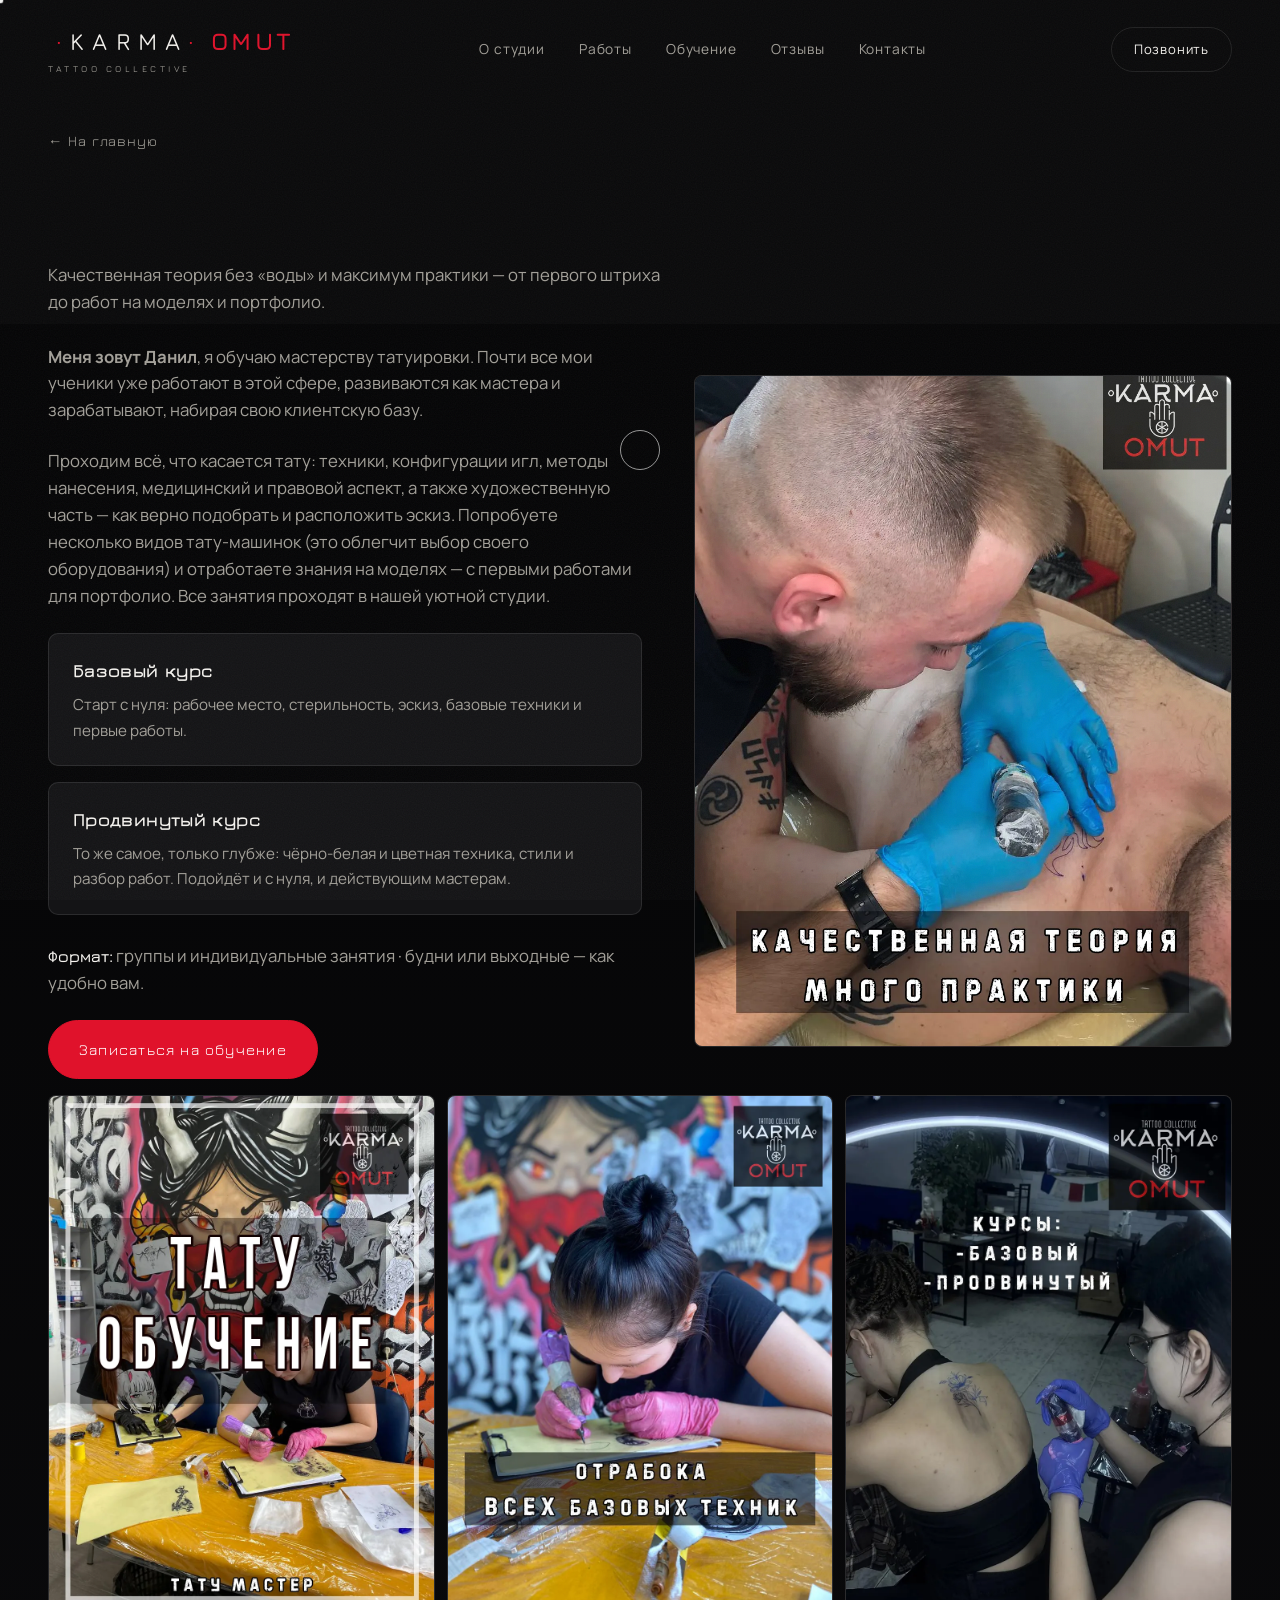
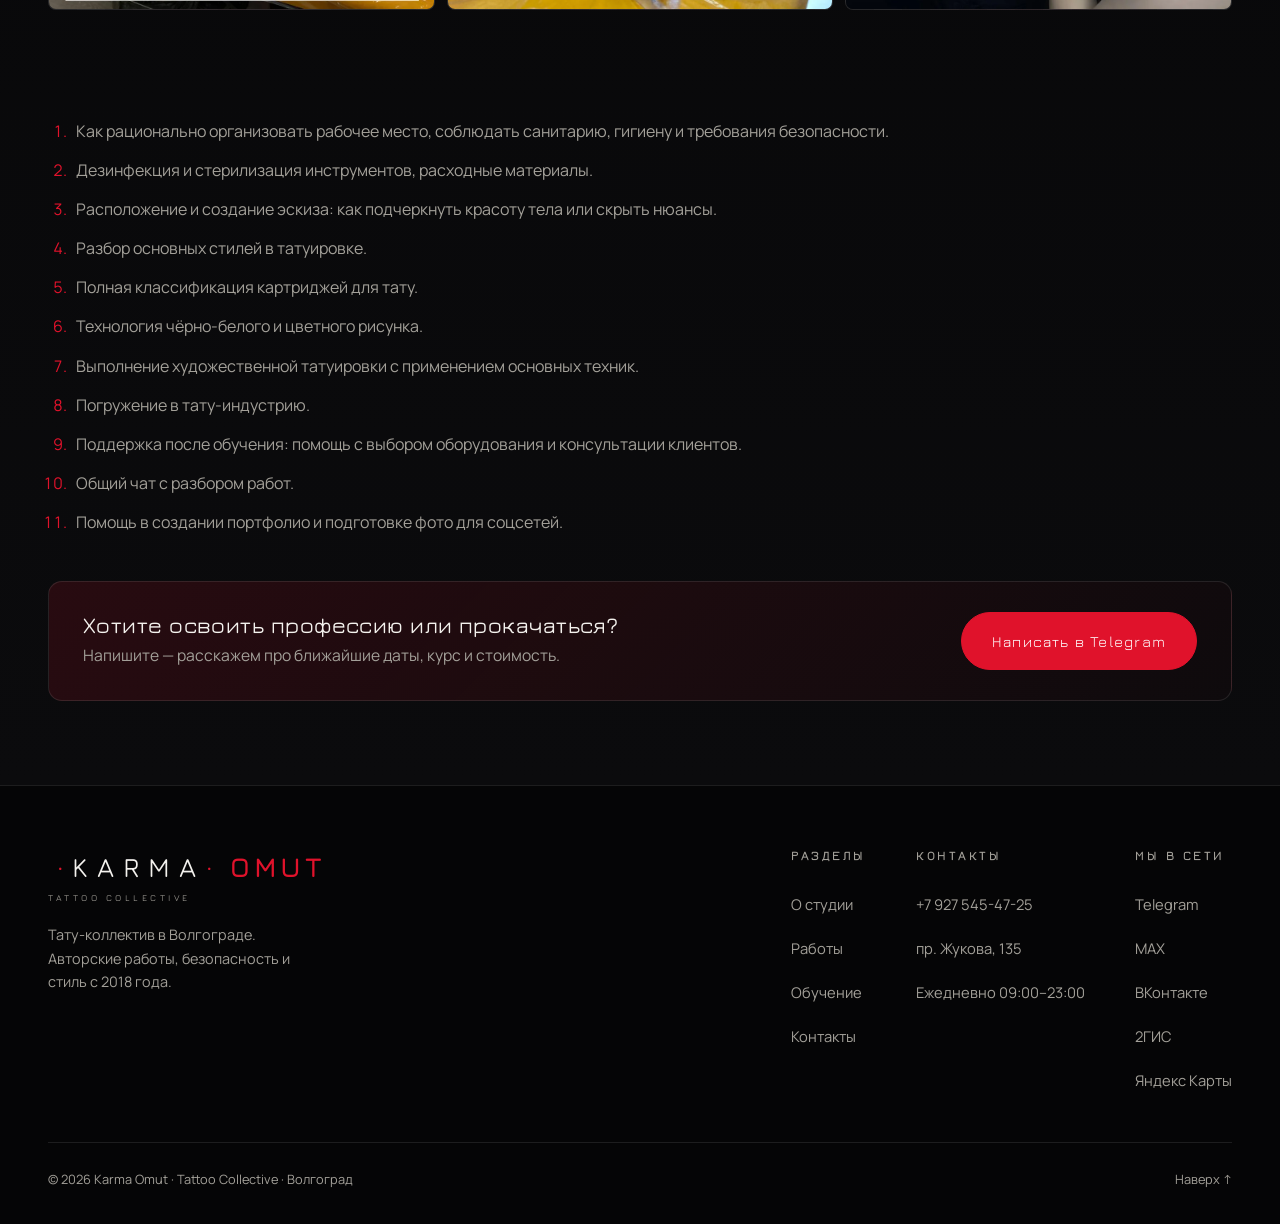
<file: training.html>
<!DOCTYPE html>
<html lang="ru">
<head>
<meta charset="UTF-8">
<meta name="viewport" content="width=device-width, initial-scale=1.0">
<title>Обучение тату в Волгограде — курсы KARMA · OMUT</title>
<meta name="description" content="Обучение татуировке в Волгограде: курсы с нуля и для действующих мастеров. Практика на моделях, первые работы в портфолио, поддержка после курса.">
<meta name="theme-color" content="#0a0a0b">
<meta name="robots" content="index, follow, max-image-preview:large">
<link rel="canonical" href="https://karma-tattoo.ru/training.html">
<meta property="og:title" content="Обучение тату — KARMA · OMUT, Волгоград">
<meta property="og:description" content="Курсы татуировки с нуля и для мастеров. Практика на моделях, портфолио, поддержка.">
<meta property="og:url" content="https://karma-tattoo.ru/training.html">
<meta property="og:type" content="website">
<meta property="og:image" content="https://karma-tattoo.ru/img/og-image.jpg">
<link rel="icon" type="image/png" sizes="16x16" href="img/favicon-16.png">
<link rel="icon" type="image/png" sizes="32x32" href="img/favicon-32.png">
<link rel="icon" type="image/png" sizes="48x48" href="img/favicon-48.png">
<link rel="apple-touch-icon" sizes="180x180" href="img/apple-touch-icon.png">
<link rel="preconnect" href="https://fonts.googleapis.com">
<link rel="preconnect" href="https://fonts.gstatic.com" crossorigin>
<link rel="preload" as="style" href="https://fonts.googleapis.com/css2?family=Jura:wght@300;400;500;600;700&family=Manrope:wght@300;400;500;600;700&display=swap">
<link rel="stylesheet" href="https://fonts.googleapis.com/css2?family=Jura:wght@300;400;500;600;700&family=Manrope:wght@300;400;500;600;700&display=swap" media="print" onload="this.media='all'">
<noscript><link rel="stylesheet" href="https://fonts.googleapis.com/css2?family=Jura:wght@300;400;500;600;700&family=Manrope:wght@300;400;500;600;700&display=swap"></noscript>
<link rel="stylesheet" href="assets/styles.css">
<script type="application/ld+json">
{
  "@context": "https://schema.org",
  "@type": "BreadcrumbList",
  "itemListElement": [
    {
      "@type": "ListItem",
      "position": 1,
      "name": "Главная",
      "item": "https://karma-tattoo.ru/"
    },
    {
      "@type": "ListItem",
      "position": 2,
      "name": "Обучение тату",
      "item": "https://karma-tattoo.ru/training.html"
    }
  ]
}
</script>
</head>
<body>
<a href="#main" class="skip-link">Перейти к содержимому</a>

<div class="cursor-ring" aria-hidden="true"></div>
<div class="cursor-dot" aria-hidden="true"></div>

<!-- HEADER -->
<header id="top">
  <div class="wrap nav">
    <a href="index.html" class="logo" aria-label="Karma Omut — на главную">
      <span><span class="k"><span class="dot">·</span>KARMA<span class="dot">·</span></span><small>tattoo collective</small></span>
      <span class="o">OMUT</span>
    </a>
    <nav class="menu" aria-label="Основное меню">
      <a href="index.html#about">О студии</a>
      <a href="works.html">Работы</a>
      <a href="training.html">Обучение</a>
      <a href="index.html#reviews">Отзывы</a>
      <a href="index.html#contact">Контакты</a>
    </nav>
    <a href="tel:+79275454725" class="nav-cta">Позвонить</a>
    <button class="burger" aria-label="Открыть меню" aria-expanded="false" aria-controls="mobileNav" id="burger"><span></span><span></span><span></span></button>
  </div>
</header>

<nav class="mobile-nav" id="mobileNav" aria-label="Мобильное меню">
  <a href="index.html#about">О студии</a>
  <a href="works.html">Работы</a>
  <a href="training.html">Обучение</a>
  <a href="index.html#reviews">Отзывы</a>
  <a href="index.html#contact">Контакты</a>
  <div class="m-contacts">
    +7 927 545-47-25<br>
    пр. Жукова, 135 · Волгоград<br>
    ежедневно 09:00–23:00
  </div>
</nav>

<main id="main">
  <section class="page-top">
    <div class="wrap">
      <a href="index.html" class="back" data-hover>← На главную</a>
      <h1 class="wipe">Обучение <span class="accent">тату</span></h1>
      <p class="reveal d1">Качественная теория без «воды» и максимум практики — от первого штриха до работ на моделях и портфолио.</p>
    </div>
  </section>

  <section class="training" style="padding-top:20px">
    <div class="wrap">
      <div class="training-grid">
        <div class="training-text reveal">
          <p><strong>Меня зовут Данил</strong>, я обучаю мастерству татуировки. Почти все мои ученики уже работают в этой сфере, развиваются как мастера и зарабатывают, набирая свою клиентскую базу.</p>
          <p>Проходим всё, что касается тату: техники, конфигурации игл, методы нанесения, медицинский и правовой аспект, а также художественную часть — как верно подобрать и расположить эскиз. Попробуете несколько видов тату-машинок (это облегчит выбор своего оборудования) и отработаете знания на моделях — с первыми работами для портфолио. Все занятия проходят в нашей уютной студии.</p>
          <div class="training-levels">
            <div class="tlvl"><b>Базовый курс</b><span>Старт с нуля: рабочее место, стерильность, эскиз, базовые техники и первые работы.</span></div>
            <div class="tlvl"><b>Продвинутый курс</b><span>То же самое, только глубже: чёрно-белая и цветная техника, стили и разбор работ. Подойдёт и с нуля, и действующим мастерам.</span></div>
          </div>
          <p class="training-format"><b>Формат:</b> группы и индивидуальные занятия · будни или выходные — как удобно вам.</p>
          <a href="https://t.me/Danil_kor" target="_blank" rel="noopener" class="btn btn-red" data-hover><span>Записаться на обучение</span></a>
        </div>
        <div class="training-visual reveal d2">
          <img src="img/train-1.webp" alt="Данил — мастер и преподаватель тату студии Karma Omut за работой" loading="lazy" decoding="async" width="960" height="1280">
        </div>
      </div>

      <div class="studio-grid train-shots reveal">
        <div class="ph"><img src="img/train-2.webp" alt="Ученики отрабатывают технику тату на практике — обучение Karma Omut" loading="lazy" decoding="async"></div>
        <div class="ph"><img src="img/train-3.webp" alt="Отработка базовых техник тату на занятии" loading="lazy" decoding="async"></div>
        <div class="ph"><img src="img/train-4.webp" alt="Практика на модели: базовый и продвинутый курс тату" loading="lazy" decoding="async"></div>
      </div>

      <h2 class="wipe" style="font-size:clamp(1.6rem,3.4vw,2.4rem);font-weight:400;margin:48px 0 20px">Программа <span class="accent">обучения</span></h2>
      <div class="prog-open reveal">
        <ol>
          <li>Как рационально организовать рабочее место, соблюдать санитарию, гигиену и требования безопасности.</li>
          <li>Дезинфекция и стерилизация инструментов, расходные материалы.</li>
          <li>Расположение и создание эскиза: как подчеркнуть красоту тела или скрыть нюансы.</li>
          <li>Разбор основных стилей в татуировке.</li>
          <li>Полная классификация картриджей для тату.</li>
          <li>Технология чёрно-белого и цветного рисунка.</li>
          <li>Выполнение художественной татуировки с применением основных техник.</li>
          <li>Погружение в тату-индустрию.</li>
          <li>Поддержка после обучения: помощь с выбором оборудования и консультации клиентов.</li>
          <li>Общий чат с разбором работ.</li>
          <li>Помощь в создании портфолио и подготовке фото для соцсетей.</li>
        </ol>
      </div>

      <div class="edu-cta reveal">
        <div>
          <h3>Хотите освоить профессию или прокачаться?</h3>
          <p>Напишите — расскажем про ближайшие даты, курс и стоимость.</p>
        </div>
        <a href="https://t.me/Danil_kor" target="_blank" rel="noopener" class="btn btn-red" data-hover><span>Написать в Telegram</span></a>
      </div>
    </div>
  </section>
</main>

<!-- FOOTER -->
<footer>
  <div class="wrap">
    <div class="foot-top">
      <div>
        <a href="index.html" class="logo">
          <span><span class="k"><span class="dot">·</span>KARMA<span class="dot">·</span></span><small>tattoo collective</small></span>
          <span class="o">OMUT</span>
        </a>
        <p style="color:var(--muted);max-width:280px;margin-top:18px;font-size:.9rem">Тату-коллектив в Волгограде. Авторские работы, безопасность и стиль с 2018 года.</p>
      </div>
      <div class="foot-links">
        <div class="foot-col">
          <b>Разделы</b>
          <a href="index.html#about">О студии</a>
          <a href="works.html">Работы</a>
          <a href="training.html">Обучение</a>
          <a href="index.html#contact">Контакты</a>
        </div>
        <div class="foot-col">
          <b>Контакты</b>
          <a href="tel:+79275454725">+7 927 545-47-25</a>
          <a href="https://2gis.ru/volgograd/geo/70000001067220992" target="_blank" rel="noopener">пр. Жукова, 135</a>
          <span>Ежедневно 09:00–23:00</span>
        </div>
        <div class="foot-col">
          <b>Мы в сети</b>
          <a href="https://t.me/Danil_kor" target="_blank" rel="noopener">Telegram</a>
          <a href="https://max.ru/u/f9LHodD0cOKn-1p6-s2DQLRtTd46Ce-rYfc3_tUQaCnRT_lXoHn3IooegJY" target="_blank" rel="noopener">MAX</a>
          <a href="https://vk.ru/karmaomut" target="_blank" rel="noopener">ВКонтакте</a>
          <a href="https://2gis.ru/volgograd/geo/70000001067220992" target="_blank" rel="noopener">2ГИС</a>
          <a href="https://yandex.ru/maps/org/karma_omut/4359489726/" target="_blank" rel="noopener">Яндекс Карты</a>
        </div>
      </div>
    </div>
    <div class="foot-bottom">
      <span>© <span id="year"></span> Karma Omut · Tattoo Collective · Волгоград</span>
      <span class="foot-legal"><a href="#top">Наверх ↑</a></span>
    </div>
  </div>
</footer>

<nav class="mbar" aria-label="Быстрые действия">
  <a href="tel:+79275454725" data-hover><svg aria-hidden="true" viewBox="0 0 24 24" fill="none" stroke="currentColor" stroke-width="1.8"><path d="M22 16.9v3a2 2 0 0 1-2.2 2 19.8 19.8 0 0 1-8.6-3 19.5 19.5 0 0 1-6-6 19.8 19.8 0 0 1-3-8.6A2 2 0 0 1 4.1 2h3a2 2 0 0 1 2 1.7c.1.9.3 1.8.6 2.6a2 2 0 0 1-.5 2.1L8.1 9.6a16 16 0 0 0 6 6l1.2-1.2a2 2 0 0 1 2.1-.4c.8.3 1.7.5 2.6.6a2 2 0 0 1 1.7 2Z"/></svg>Позвонить</a>
  <a href="https://vk.ru/karmaomut" target="_blank" rel="noopener"><svg aria-hidden="true" viewBox="0 0 24 24" fill="currentColor"><path d="M12.8 16.9h1s.3 0 .5-.2c.1-.1.1-.4.1-.4s0-1.4.6-1.6c.6-.2 1.5 1.3 2.4 1.9.6.4 1.1.3 1.1.3h2.3s1.2-.1.6-1c-.1-.1-.4-.8-1.8-2.1-1.4-1.4-1.2-1.1.5-3.4 1.1-1.4 1.5-2.2 1.4-2.6-.1-.3-.8-.2-.8-.2h-2.5s-.2 0-.3.1c-.1.1-.2.2-.2.2s-.4 1.1-1 2.1c-1.1 2-1.6 2.1-1.8 2-.4-.3-.3-1.1-.3-1.7 0-1.8.3-2.6-.5-2.8-.3-.1-.5-.1-1.2-.1-.9 0-1.6 0-2 .2-.3.1-.5.5-.4.5.2 0 .6.1.8.4.3.4.3 1.3.3 1.3s.2 2.4-.4 2.7c-.4.2-1-.2-2-2.1-.5-1-.9-2-.9-2s-.1-.2-.2-.3c-.1-.1-.3-.1-.3-.1H3.9s-.4 0-.5.2c-.1.1 0 .4 0 .4s1.9 4.4 4 6.6c2 2 4.2 1.9 4.2 1.9Z"/></svg>Группа ВК</a>
  <a href="index.html#contact" class="book"><svg aria-hidden="true" viewBox="0 0 24 24" fill="none" stroke="currentColor" stroke-width="1.8"><path d="M21 10c0 7-9 12-9 12s-9-5-9-12a9 9 0 0 1 18 0Z"/><circle cx="12" cy="10" r="3"/></svg>Контакты</a>
</nav>
<button type="button" class="totop" aria-label="Наверх" data-hover>↑</button>

<script>
(function(){
  "use strict";
  var reduce=matchMedia("(prefers-reduced-motion: reduce)").matches;
  var fine=matchMedia("(hover: hover) and (pointer: fine)").matches;
  document.getElementById("year").textContent=new Date().getFullYear();
  if(fine && !reduce){
    var dot=document.querySelector(".cursor-dot"),ring=document.querySelector(".cursor-ring");
    document.body.classList.add("cursor-on");
    var mx=innerWidth/2,my=innerHeight/2,rx=mx,ry=my;
    addEventListener("mousemove",function(e){mx=e.clientX;my=e.clientY;dot.style.transform="translate("+mx+"px,"+my+"px) translate(-50%,-50%)";},{passive:true});
    (function loop(){rx+=(mx-rx)*.18;ry+=(my-ry)*.18;ring.style.transform="translate("+rx+"px,"+ry+"px) translate(-50%,-50%)";requestAnimationFrame(loop);})();
    document.querySelectorAll("a,button,[data-hover]").forEach(function(el){
      el.addEventListener("mouseenter",function(){document.body.classList.add("hoverable")});
      el.addEventListener("mouseleave",function(){document.body.classList.remove("hoverable")});
    });
    addEventListener("mousedown",function(){document.body.classList.add("pressing")});
    addEventListener("mouseup",function(){document.body.classList.remove("pressing")});
  }
  var header=document.querySelector("header"),totop=document.querySelector(".totop");
  function onScroll(){var y=scrollY;header.classList.toggle("scrolled",y>40);totop.classList.toggle("show",y>500);}
  addEventListener("scroll",onScroll,{passive:true});onScroll();
  totop.addEventListener("click",function(){scrollTo({top:0,behavior:reduce?"auto":"smooth"});});
  var burger=document.getElementById("burger"),mnav=document.getElementById("mobileNav");
  burger.addEventListener("click",function(){var o=mnav.classList.toggle("open");burger.classList.toggle("active",o);burger.setAttribute("aria-expanded",o?"true":"false");document.body.style.overflow=o?"hidden":"";});
  mnav.querySelectorAll("a").forEach(function(a){a.addEventListener("click",function(){mnav.classList.remove("open");burger.classList.remove("active");burger.setAttribute("aria-expanded","false");document.body.style.overflow="";});});
  var rev=document.querySelectorAll(".reveal,.wipe");
  if("IntersectionObserver" in window && !reduce){
    var io=new IntersectionObserver(function(en){en.forEach(function(e){if(e.isIntersecting){e.target.classList.add("in");io.unobserve(e.target);}});},{threshold:.1,rootMargin:"0px 0px -8% 0px"});
    rev.forEach(function(el){io.observe(el);});
  }else{rev.forEach(function(el){el.classList.add("in");});}
})();
</script>
<script src="assets/lightbox.js" defer></script>
</body>
</html>
</file>
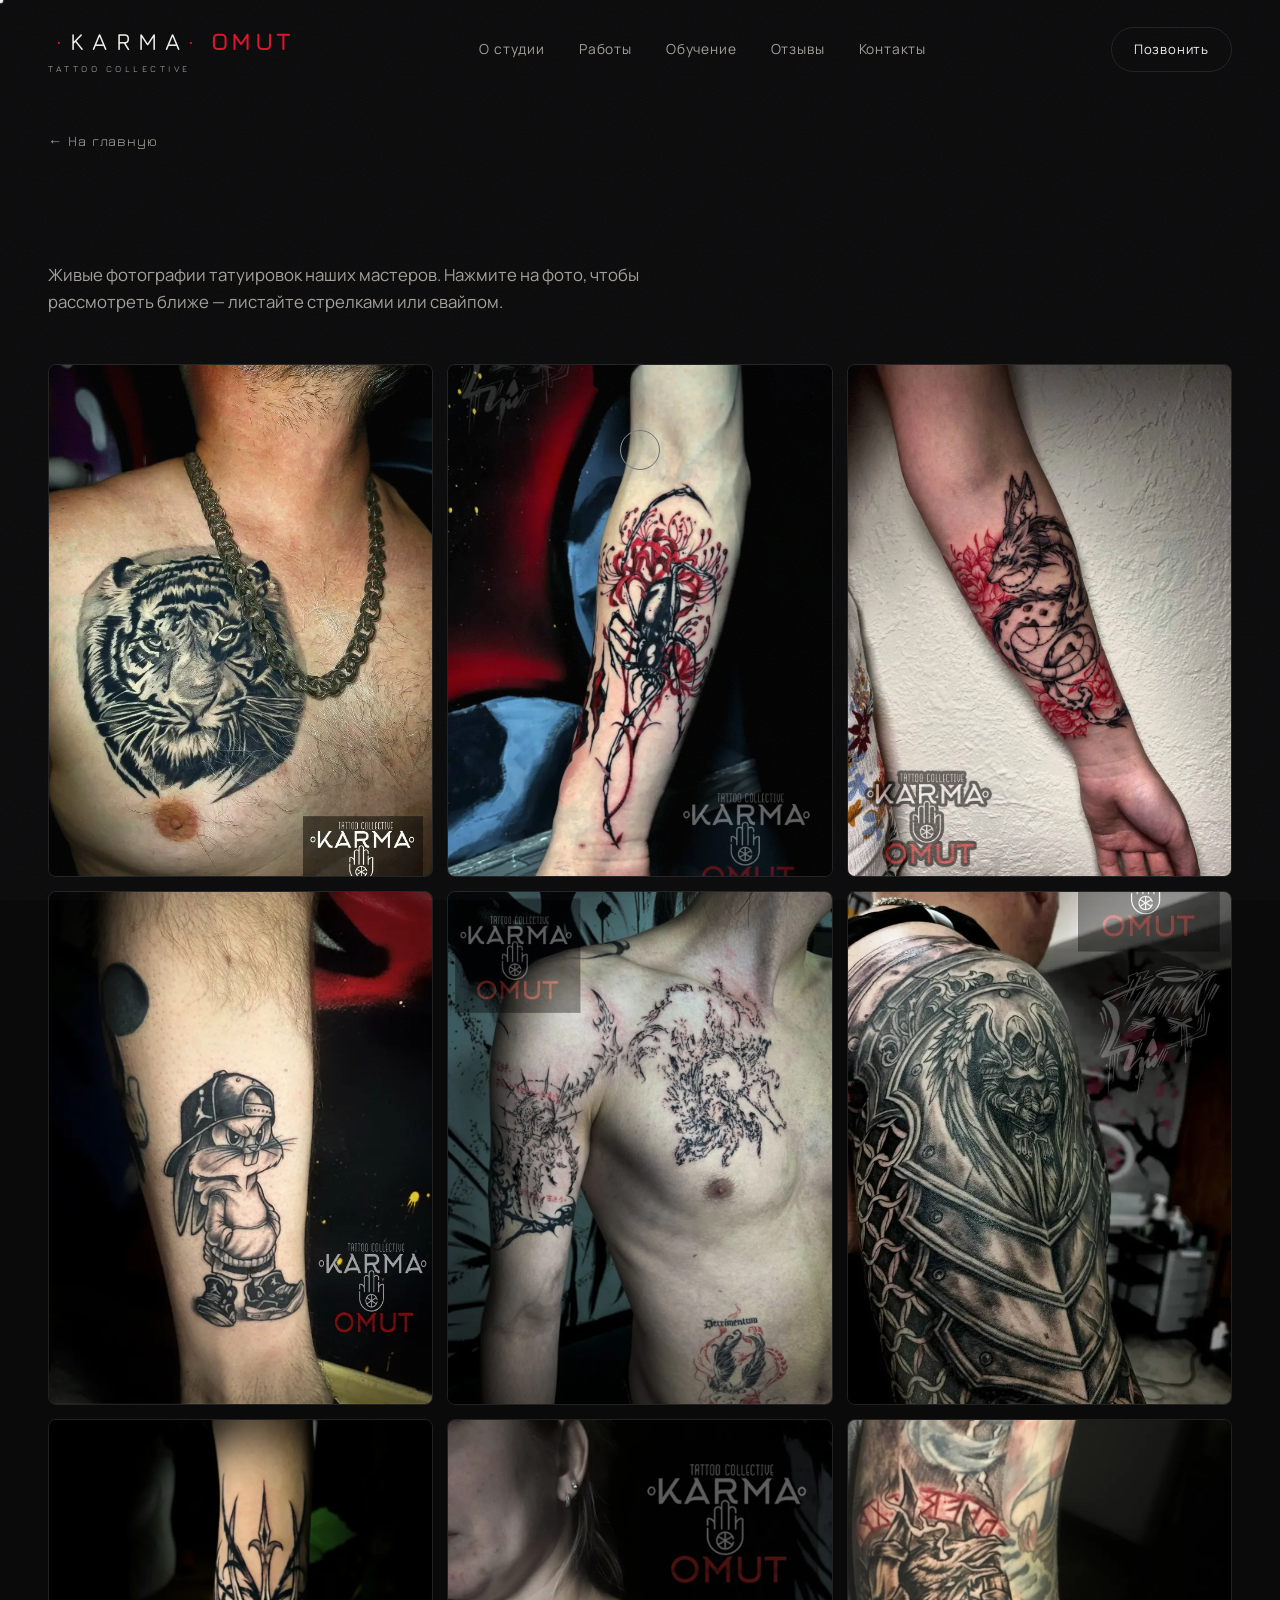
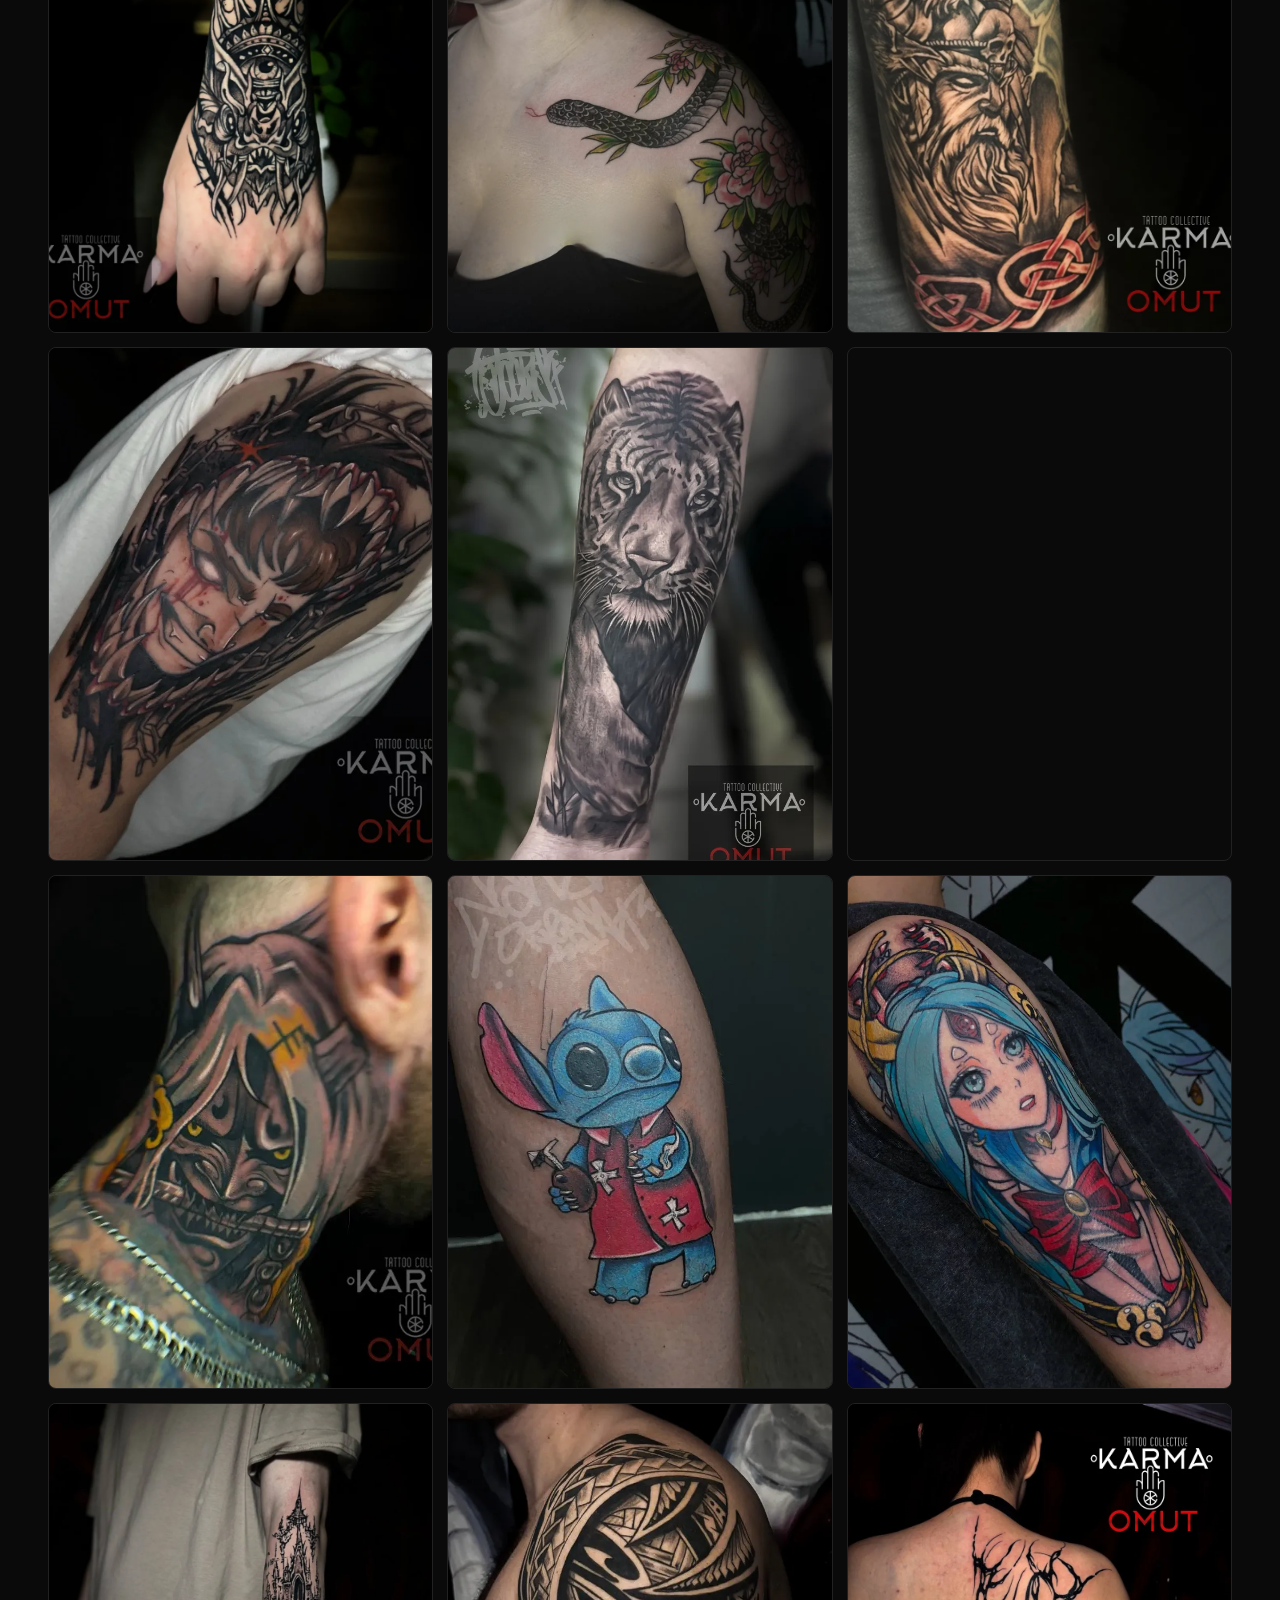
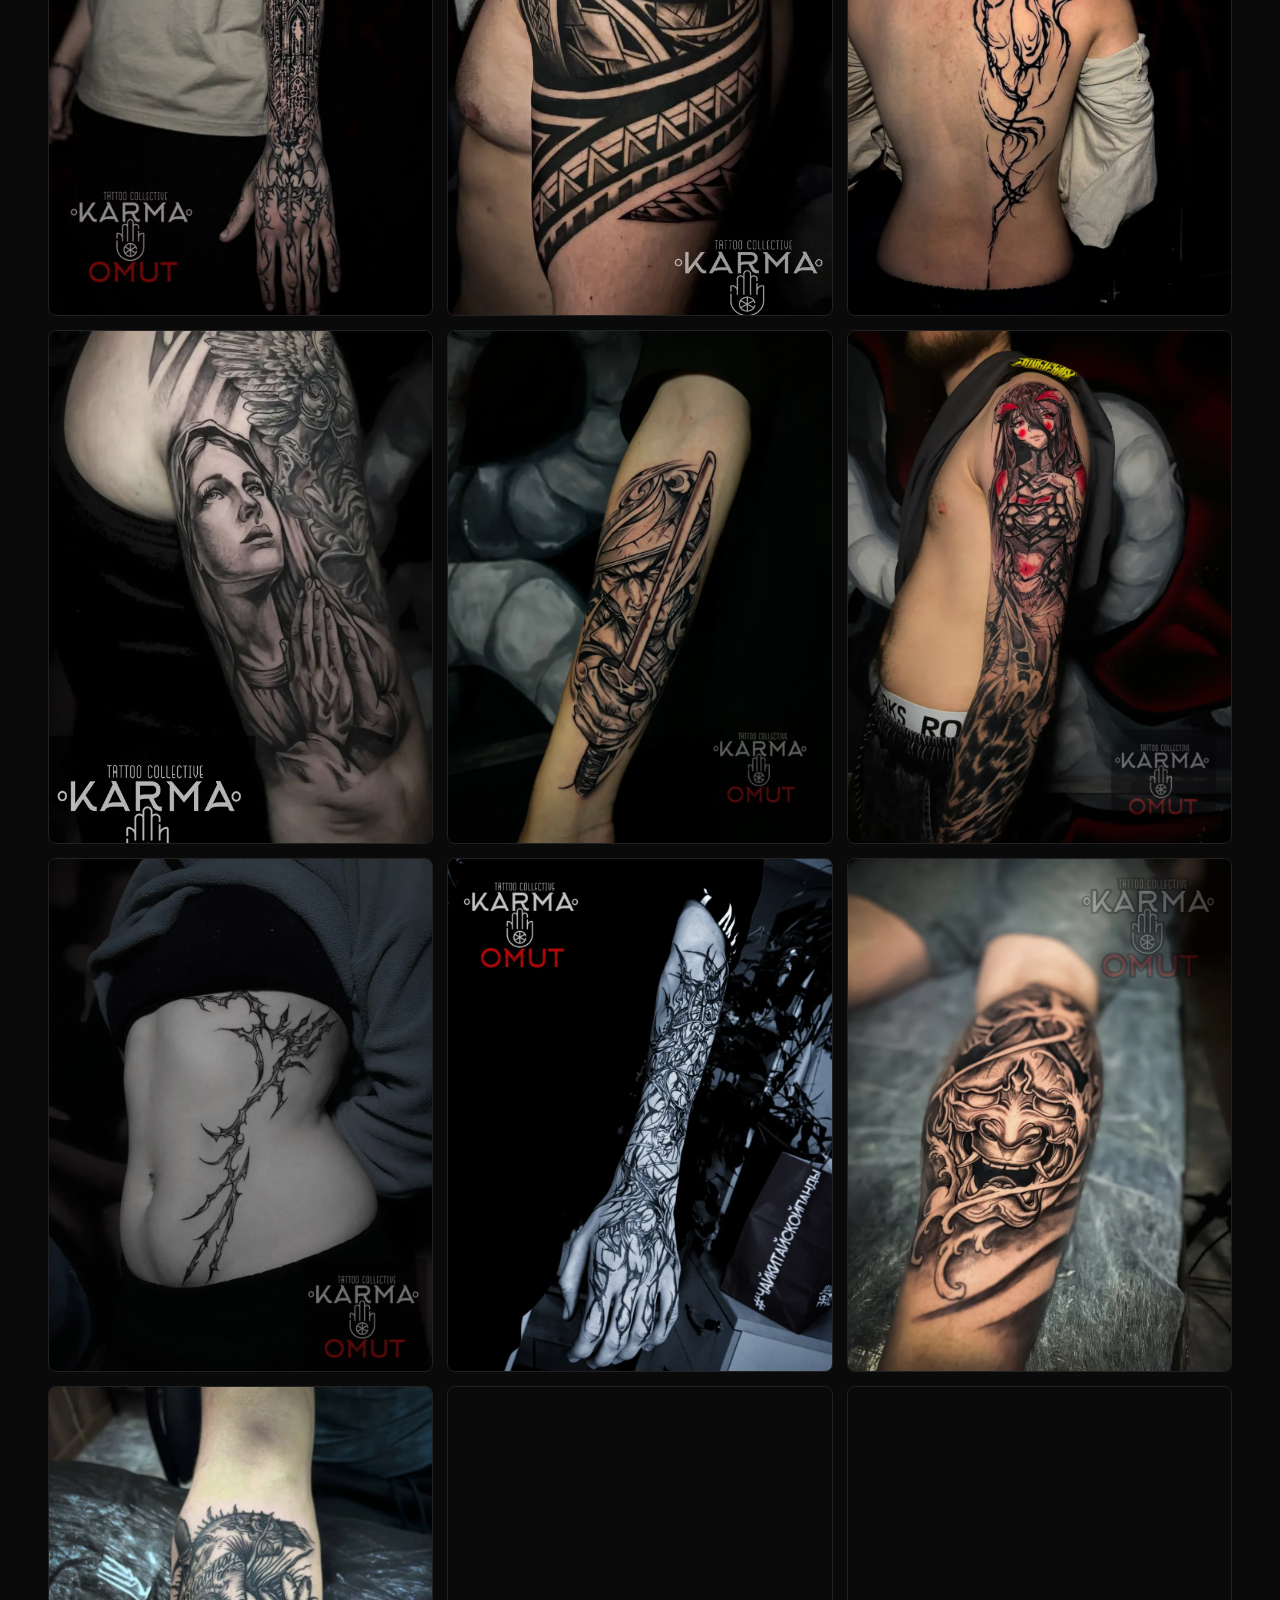
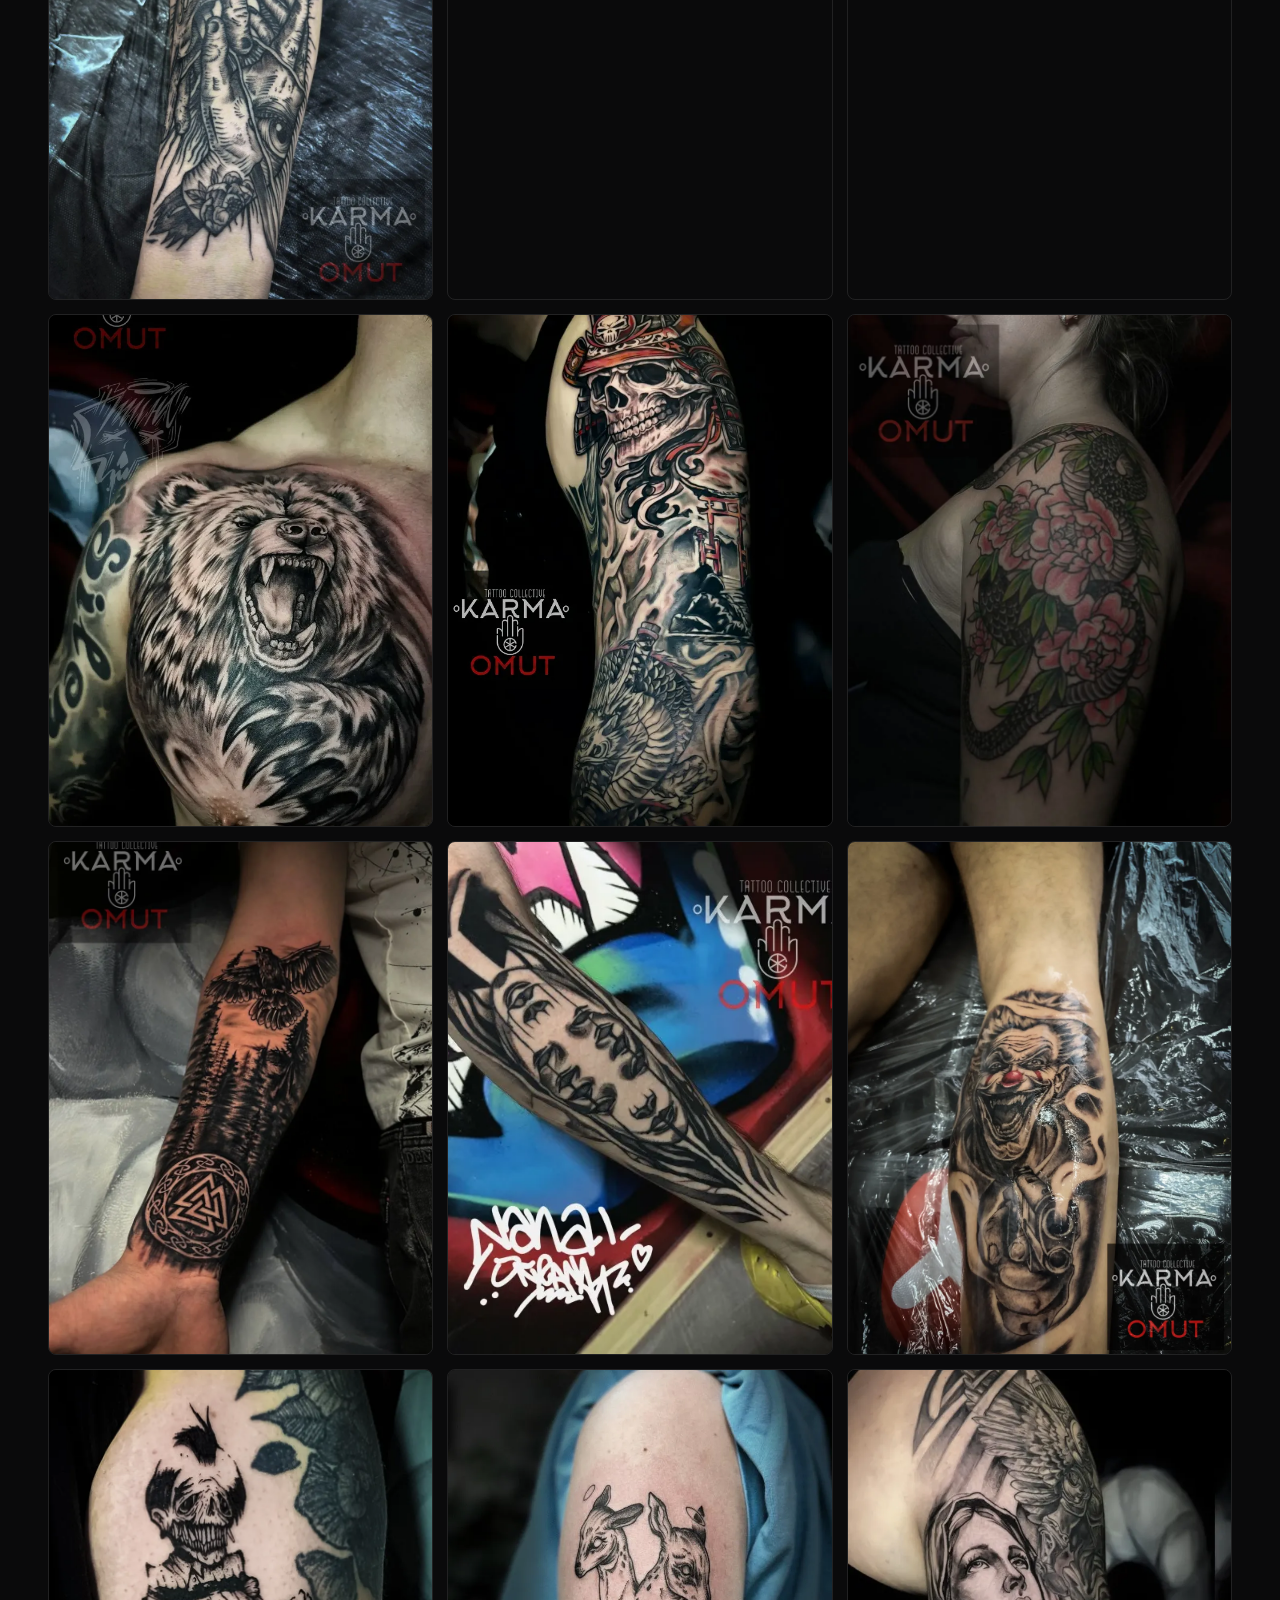
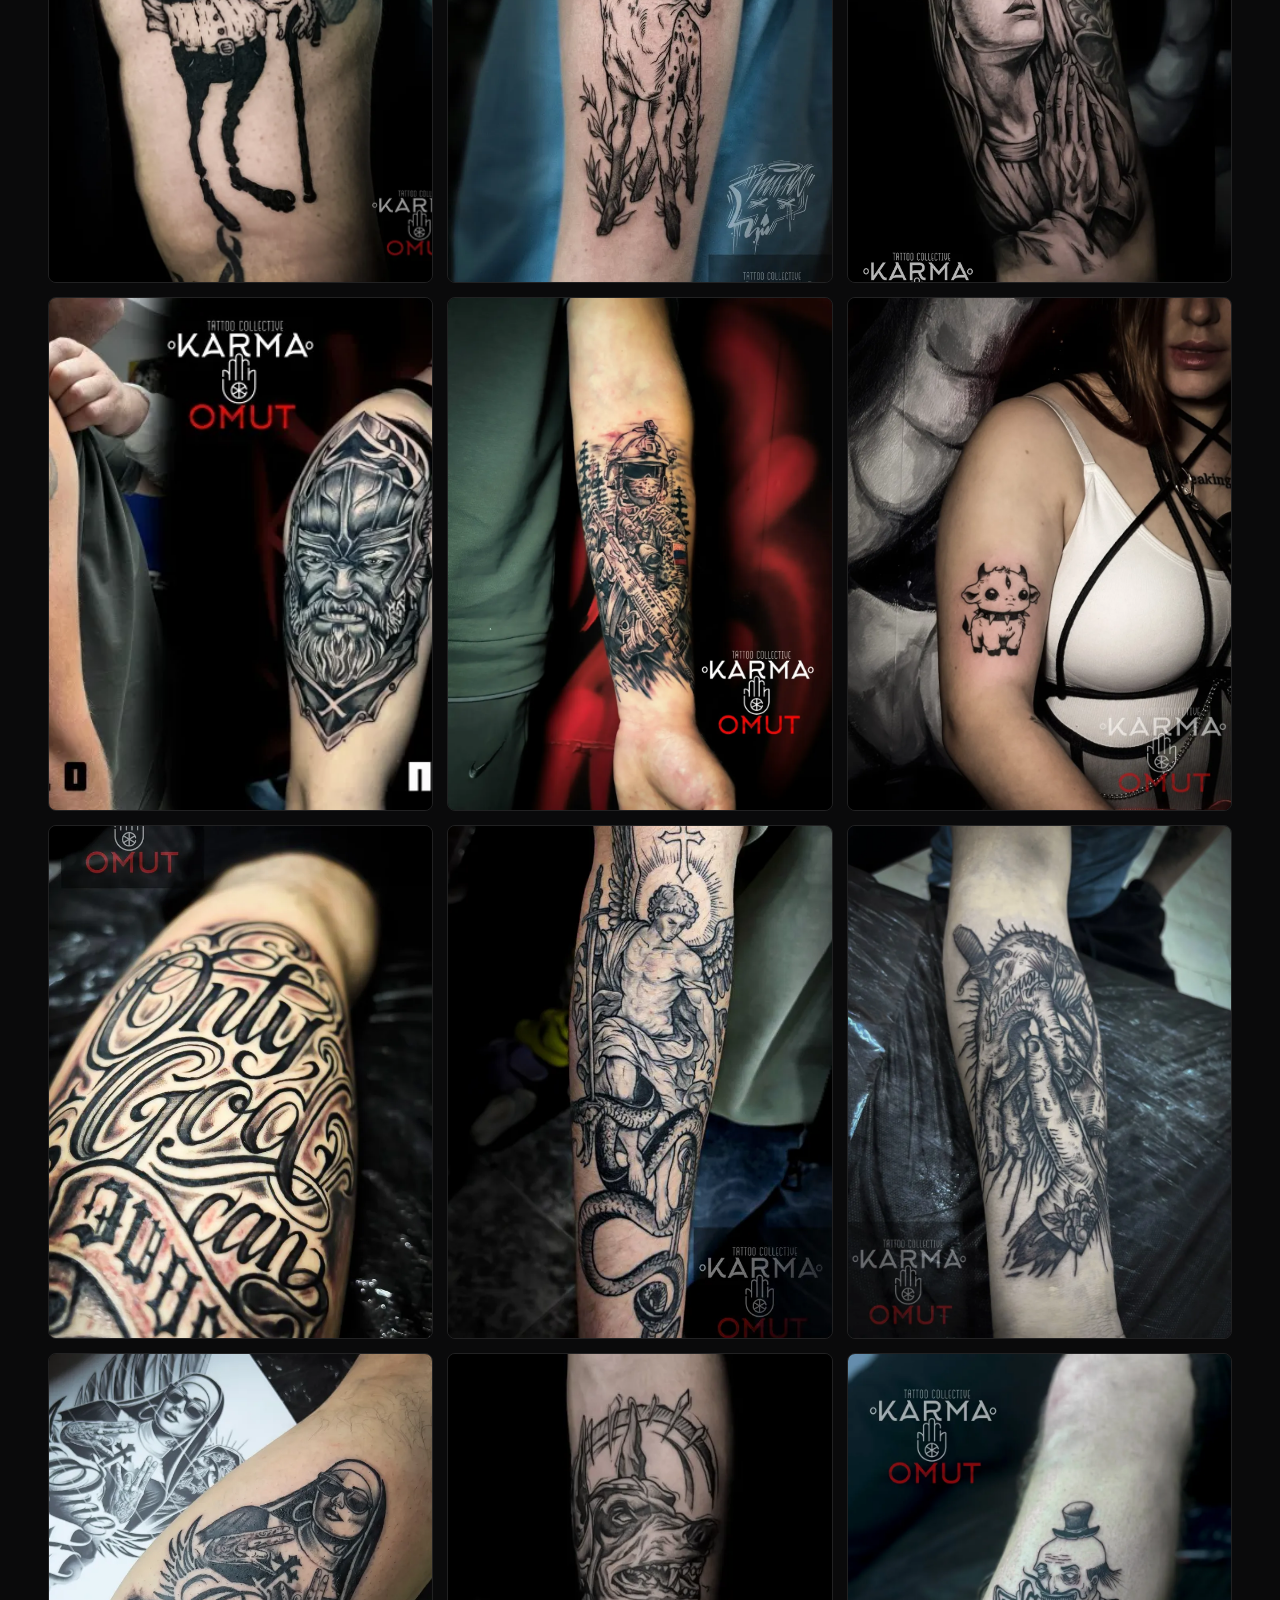
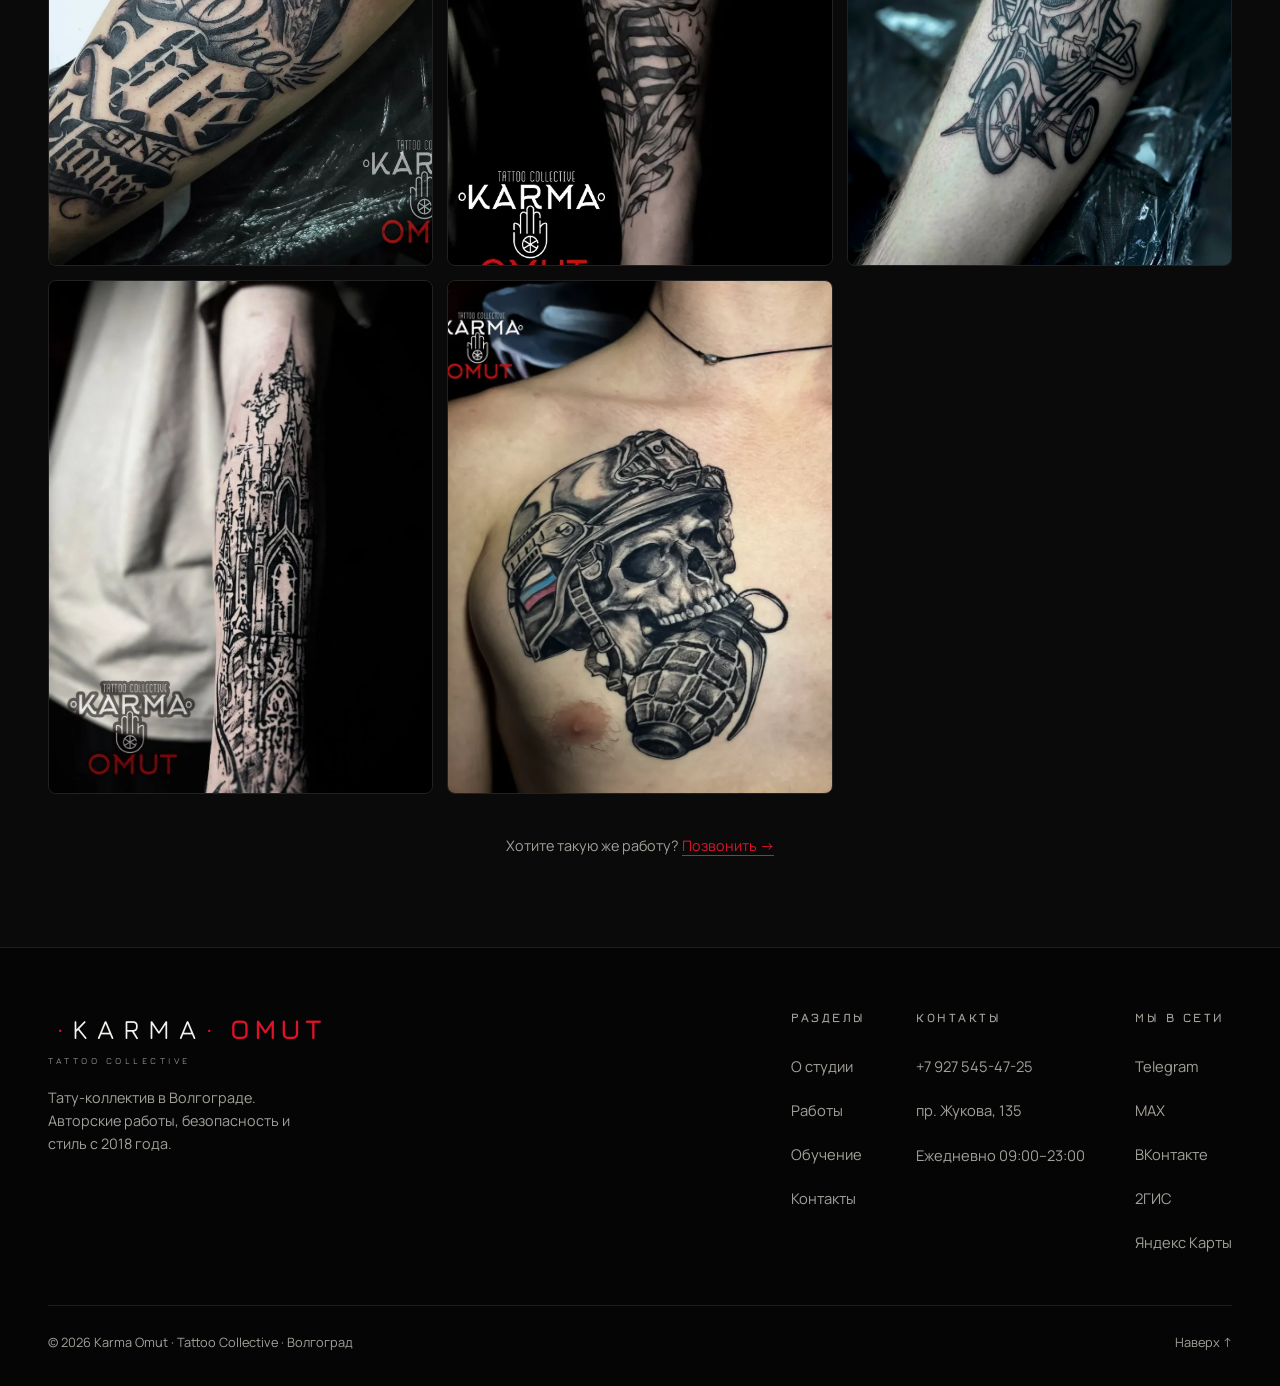
<file: works.html>
<!DOCTYPE html>
<html lang="ru">
<head>
<meta charset="UTF-8">
<meta name="viewport" content="width=device-width, initial-scale=1.0">
<title>Наши работы — KARMA · OMUT · тату-студия Волгоград</title>
<meta name="description" content="Портфолио тату-студии Karma Omut в Волгограде: реализм, blackwork, fine line, перекрытие старых татуировок. Примеры работ мастеров.">
<meta name="theme-color" content="#0a0a0b">
<meta name="robots" content="index, follow, max-image-preview:large">
<link rel="canonical" href="https://karma-tattoo.ru/works.html">
<meta property="og:title" content="Наши работы — KARMA · OMUT">
<meta property="og:description" content="Портфолио тату-студии Karma Omut, Волгоград.">
<meta property="og:url" content="https://karma-tattoo.ru/works.html">
<meta property="og:type" content="website">
<meta property="og:image" content="https://karma-tattoo.ru/img/og-image.jpg">
<link rel="icon" type="image/png" sizes="16x16" href="img/favicon-16.png">
<link rel="icon" type="image/png" sizes="32x32" href="img/favicon-32.png">
<link rel="icon" type="image/png" sizes="48x48" href="img/favicon-48.png">
<link rel="apple-touch-icon" sizes="180x180" href="img/apple-touch-icon.png">
<link rel="preconnect" href="https://fonts.googleapis.com">
<link rel="preconnect" href="https://fonts.gstatic.com" crossorigin>
<link rel="preload" as="style" href="https://fonts.googleapis.com/css2?family=Jura:wght@300;400;500;600;700&family=Manrope:wght@300;400;500;600;700&display=swap">
<link rel="stylesheet" href="https://fonts.googleapis.com/css2?family=Jura:wght@300;400;500;600;700&family=Manrope:wght@300;400;500;600;700&display=swap" media="print" onload="this.media='all'">
<noscript><link rel="stylesheet" href="https://fonts.googleapis.com/css2?family=Jura:wght@300;400;500;600;700&family=Manrope:wght@300;400;500;600;700&display=swap"></noscript>
<link rel="stylesheet" href="assets/styles.css">
<script type="application/ld+json">
{
  "@context": "https://schema.org",
  "@type": "BreadcrumbList",
  "itemListElement": [
    {
      "@type": "ListItem",
      "position": 1,
      "name": "Главная",
      "item": "https://karma-tattoo.ru/"
    },
    {
      "@type": "ListItem",
      "position": 2,
      "name": "Наши работы",
      "item": "https://karma-tattoo.ru/works.html"
    }
  ]
}
</script>
</head>
<body>
<a href="#gallery" class="skip-link">Перейти к работам</a>

<div class="cursor-ring" aria-hidden="true"></div>
<div class="cursor-dot" aria-hidden="true"></div>

<!-- HEADER -->
<header id="top">
  <div class="wrap nav">
    <a href="index.html" class="logo" aria-label="Karma Omut — на главную">
      <span><span class="k"><span class="dot">·</span>KARMA<span class="dot">·</span></span><small>tattoo collective</small></span>
      <span class="o">OMUT</span>
    </a>
    <nav class="menu" aria-label="Основное меню">
      <a href="index.html#about">О студии</a>
      <a href="works.html">Работы</a>
      <a href="training.html">Обучение</a>
      <a href="index.html#reviews">Отзывы</a>
      <a href="index.html#contact">Контакты</a>
    </nav>
    <a href="tel:+79275454725" class="nav-cta">Позвонить</a>
    <button class="burger" aria-label="Открыть меню" aria-expanded="false" aria-controls="mobileNav" id="burger"><span></span><span></span><span></span></button>
  </div>
</header>

<nav class="mobile-nav" id="mobileNav" aria-label="Мобильное меню">
  <a href="index.html#about">О студии</a>
  <a href="works.html">Работы</a>
  <a href="training.html">Обучение</a>
  <a href="index.html#reviews">Отзывы</a>
  <a href="index.html#contact">Контакты</a>
  <div class="m-contacts">
    +7 927 545-47-25<br>
    пр. Жукова, 135 · Волгоград<br>
    ежедневно 09:00–23:00
  </div>
</nav>

<main id="main">
  <section class="page-top">
    <div class="wrap">
      <a href="index.html" class="back" data-hover>← На главную</a>
      <h1 class="wipe">Наши <span class="accent">работы</span></h1>
      <p class="reveal d1">Живые фотографии татуировок наших мастеров. Нажмите на фото, чтобы рассмотреть ближе — листайте стрелками или свайпом.</p>
    </div>
  </section>

  <section class="gallery-wrap" id="gallery">
    <div class="wrap">
      <div class="gallery" id="galleryGrid">
        <figure class="reveal" data-hover><img src="img/work-01.webp" alt="Татуировка — работа студии Karma Omut, Волгоград (фото 1)" loading="lazy" decoding="async"></figure>
        <figure class="reveal d1" data-hover><img src="img/work-02.webp" alt="Татуировка — работа студии Karma Omut, Волгоград (фото 2)" loading="lazy" decoding="async"></figure>
        <figure class="reveal d2" data-hover><img src="img/work-03.webp" alt="Татуировка — работа студии Karma Omut, Волгоград (фото 3)" loading="lazy" decoding="async"></figure>
        <figure class="reveal" data-hover><img src="img/work-04.webp" alt="Татуировка — работа студии Karma Omut, Волгоград (фото 4)" loading="lazy" decoding="async"></figure>
        <figure class="reveal d1" data-hover><img src="img/work-05.webp" alt="Татуировка — работа студии Karma Omut, Волгоград (фото 5)" loading="lazy" decoding="async"></figure>
        <figure class="reveal d2" data-hover><img src="img/work-06.webp" alt="Татуировка — работа студии Karma Omut, Волгоград (фото 6)" loading="lazy" decoding="async"></figure>
        <figure class="reveal" data-hover><img src="img/work-07.webp" alt="Татуировка — работа студии Karma Omut, Волгоград (фото 7)" loading="lazy" decoding="async"></figure>
        <figure class="reveal d1" data-hover><img src="img/work-08.webp" alt="Татуировка — работа студии Karma Omut, Волгоград (фото 8)" loading="lazy" decoding="async"></figure>
        <figure class="reveal d2" data-hover><img src="img/work-09.webp" alt="Татуировка — работа студии Karma Omut, Волгоград (фото 9)" loading="lazy" decoding="async"></figure>
        <figure class="reveal" data-hover><img src="img/work-10.webp" alt="Татуировка — работа студии Karma Omut, Волгоград (фото 10)" loading="lazy" decoding="async"></figure>
        <figure class="reveal d1" data-hover><img src="img/work-11.webp" alt="Татуировка — работа студии Karma Omut, Волгоград (фото 11)" loading="lazy" decoding="async"></figure>
        <figure class="reveal d2" data-hover><img src="img/work-12.webp" alt="Татуировка — работа студии Karma Omut, Волгоград (фото 12)" loading="lazy" decoding="async"></figure>
        <figure class="reveal" data-hover><img src="img/work-13.webp" alt="Татуировка — работа студии Karma Omut, Волгоград (фото 13)" loading="lazy" decoding="async"></figure>
        <figure class="reveal d1" data-hover><img src="img/work-14.webp" alt="Татуировка — работа студии Karma Omut, Волгоград (фото 14)" loading="lazy" decoding="async"></figure>
        <figure class="reveal d2" data-hover><img src="img/work-15.webp" alt="Татуировка — работа студии Karma Omut, Волгоград (фото 15)" loading="lazy" decoding="async"></figure>
        <figure class="reveal" data-hover><img src="img/work-16.webp" alt="Татуировка — работа студии Karma Omut, Волгоград (фото 16)" loading="lazy" decoding="async"></figure>
        <figure class="reveal d1" data-hover><img src="img/work-17.webp" alt="Татуировка — работа студии Karma Omut, Волгоград (фото 17)" loading="lazy" decoding="async"></figure>
        <figure class="reveal d2" data-hover><img src="img/work-18.webp" alt="Татуировка — работа студии Karma Omut, Волгоград (фото 18)" loading="lazy" decoding="async"></figure>
        <figure class="reveal" data-hover><img src="img/work-19.webp" alt="Татуировка — работа студии Karma Omut, Волгоград (фото 19)" loading="lazy" decoding="async"></figure>
        <figure class="reveal d1" data-hover><img src="img/work-20.webp" alt="Татуировка — работа студии Karma Omut, Волгоград (фото 20)" loading="lazy" decoding="async"></figure>
        <figure class="reveal d2" data-hover><img src="img/work-21.webp" alt="Татуировка — работа студии Karma Omut, Волгоград (фото 21)" loading="lazy" decoding="async"></figure>
        <figure class="reveal" data-hover><img src="img/work-22.webp" alt="Татуировка — работа студии Karma Omut, Волгоград (фото 22)" loading="lazy" decoding="async"></figure>
        <figure class="reveal d1" data-hover><img src="img/work-23.webp" alt="Татуировка — работа студии Karma Omut, Волгоград (фото 23)" loading="lazy" decoding="async"></figure>
        <figure class="reveal d2" data-hover><img src="img/work-24.webp" alt="Татуировка — работа студии Karma Omut, Волгоград (фото 24)" loading="lazy" decoding="async"></figure>
        <figure class="reveal" data-hover><img src="img/work-25.webp" alt="Татуировка — работа студии Karma Omut, Волгоград (фото 25)" loading="lazy" decoding="async"></figure>
        <figure class="reveal d1" data-hover><img src="img/work-26.webp" alt="Татуировка — работа студии Karma Omut, Волгоград (фото 26)" loading="lazy" decoding="async"></figure>
        <figure class="reveal d2" data-hover><img src="img/work-27.webp" alt="Татуировка — работа студии Karma Omut, Волгоград (фото 27)" loading="lazy" decoding="async"></figure>
        <figure class="reveal" data-hover><img src="img/work-28.webp" alt="Татуировка — работа студии Karma Omut, Волгоград (фото 28)" loading="lazy" decoding="async"></figure>
        <figure class="reveal d1" data-hover><img src="img/work-29.webp" alt="Татуировка — работа студии Karma Omut, Волгоград (фото 29)" loading="lazy" decoding="async"></figure>
        <figure class="reveal d2" data-hover><img src="img/work-30.webp" alt="Татуировка — работа студии Karma Omut, Волгоград (фото 30)" loading="lazy" decoding="async"></figure>
        <figure class="reveal" data-hover><img src="img/work-31.webp" alt="Татуировка — работа студии Karma Omut, Волгоград (фото 31)" loading="lazy" decoding="async"></figure>
        <figure class="reveal d1" data-hover><img src="img/work-32.webp" alt="Татуировка — работа студии Karma Omut, Волгоград (фото 32)" loading="lazy" decoding="async"></figure>
        <figure class="reveal d2" data-hover><img src="img/work-33.webp" alt="Татуировка — работа студии Karma Omut, Волгоград (фото 33)" loading="lazy" decoding="async"></figure>
        <figure class="reveal" data-hover><img src="img/work-34.webp" alt="Татуировка — работа студии Karma Omut, Волгоград (фото 34)" loading="lazy" decoding="async"></figure>
        <figure class="reveal d1" data-hover><img src="img/work-35.webp" alt="Татуировка — работа студии Karma Omut, Волгоград (фото 35)" loading="lazy" decoding="async"></figure>
        <figure class="reveal d2" data-hover><img src="img/work-36.webp" alt="Татуировка — работа студии Karma Omut, Волгоград (фото 36)" loading="lazy" decoding="async"></figure>
        <figure class="reveal" data-hover><img src="img/work-37.webp" alt="Татуировка — работа студии Karma Omut, Волгоград (фото 37)" loading="lazy" decoding="async"></figure>
        <figure class="reveal d1" data-hover><img src="img/work-38.webp" alt="Татуировка — работа студии Karma Omut, Волгоград (фото 38)" loading="lazy" decoding="async"></figure>
        <figure class="reveal d2" data-hover><img src="img/work-39.webp" alt="Татуировка — работа студии Karma Omut, Волгоград (фото 39)" loading="lazy" decoding="async"></figure>
        <figure class="reveal" data-hover><img src="img/work-40.webp" alt="Татуировка — работа студии Karma Omut, Волгоград (фото 40)" loading="lazy" decoding="async"></figure>
        <figure class="reveal d1" data-hover><img src="img/work-41.webp" alt="Татуировка — работа студии Karma Omut, Волгоград (фото 41)" loading="lazy" decoding="async"></figure>
        <figure class="reveal d2" data-hover><img src="img/work-42.webp" alt="Татуировка — работа студии Karma Omut, Волгоград (фото 42)" loading="lazy" decoding="async"></figure>
        <figure class="reveal" data-hover><img src="img/work-43.webp" alt="Татуировка — работа студии Karma Omut, Волгоград (фото 43)" loading="lazy" decoding="async"></figure>
        <figure class="reveal d1" data-hover><img src="img/work-44.webp" alt="Татуировка — работа студии Karma Omut, Волгоград (фото 44)" loading="lazy" decoding="async"></figure>
        <figure class="reveal d2" data-hover><img src="img/work-45.webp" alt="Татуировка — работа студии Karma Omut, Волгоград (фото 45)" loading="lazy" decoding="async"></figure>
        <figure class="reveal" data-hover><img src="img/work-46.webp" alt="Татуировка — работа студии Karma Omut, Волгоград (фото 46)" loading="lazy" decoding="async"></figure>
        <figure class="reveal d1" data-hover><img src="img/work-47.webp" alt="Татуировка — работа студии Karma Omut, Волгоград (фото 47)" loading="lazy" decoding="async"></figure>
      </div>
      <p class="works-note reveal" style="margin-top:40px">Хотите такую же работу? <a href="tel:+79275454725" data-hover>Позвонить →</a></p>
    </div>
  </section>
</main>

<!-- LIGHTBOX -->
<div class="lightbox" id="lightbox" role="dialog" aria-modal="true" aria-label="Просмотр фото">
  <button class="lb-btn lb-close" id="lbClose" aria-label="Закрыть">✕</button>
  <button class="lb-btn lb-prev" id="lbPrev" aria-label="Предыдущее">‹</button>
  <img id="lbImg" src="[data-uri]" alt="">
  <button class="lb-btn lb-next" id="lbNext" aria-label="Следующее">›</button>
  <div class="lb-count" id="lbCount"></div>
</div>

<!-- FOOTER -->
<footer>
  <div class="wrap">
    <div class="foot-top">
      <div>
        <a href="index.html" class="logo">
          <span><span class="k"><span class="dot">·</span>KARMA<span class="dot">·</span></span><small>tattoo collective</small></span>
          <span class="o">OMUT</span>
        </a>
        <p style="color:var(--muted);max-width:280px;margin-top:18px;font-size:.9rem">Тату-коллектив в Волгограде. Авторские работы, безопасность и стиль с 2018 года.</p>
      </div>
      <div class="foot-links">
        <div class="foot-col">
          <b>Разделы</b>
          <a href="index.html#about">О студии</a>
          <a href="works.html">Работы</a>
          <a href="training.html">Обучение</a>
          <a href="index.html#contact">Контакты</a>
        </div>
        <div class="foot-col">
          <b>Контакты</b>
          <a href="tel:+79275454725">+7 927 545-47-25</a>
          <a href="https://2gis.ru/volgograd/geo/70000001067220992" target="_blank" rel="noopener">пр. Жукова, 135</a>
          <span>Ежедневно 09:00–23:00</span>
        </div>
        <div class="foot-col">
          <b>Мы в сети</b>
          <a href="https://t.me/Danil_kor" target="_blank" rel="noopener">Telegram</a>
          <a href="https://max.ru/u/f9LHodD0cOKn-1p6-s2DQLRtTd46Ce-rYfc3_tUQaCnRT_lXoHn3IooegJY" target="_blank" rel="noopener">MAX</a>
          <a href="https://vk.ru/karmaomut" target="_blank" rel="noopener">ВКонтакте</a>
          <a href="https://2gis.ru/volgograd/geo/70000001067220992" target="_blank" rel="noopener">2ГИС</a>
          <a href="https://yandex.ru/maps/org/karma_omut/4359489726/" target="_blank" rel="noopener">Яндекс Карты</a>
        </div>
      </div>
    </div>
    <div class="foot-bottom">
      <span>© <span id="year"></span> Karma Omut · Tattoo Collective · Волгоград</span>
      <span class="foot-legal"><a href="#top">Наверх ↑</a></span>
    </div>
  </div>
</footer>

<nav class="mbar" aria-label="Быстрые действия">
  <a href="tel:+79275454725" data-hover><svg aria-hidden="true" viewBox="0 0 24 24" fill="none" stroke="currentColor" stroke-width="1.8"><path d="M22 16.9v3a2 2 0 0 1-2.2 2 19.8 19.8 0 0 1-8.6-3 19.5 19.5 0 0 1-6-6 19.8 19.8 0 0 1-3-8.6A2 2 0 0 1 4.1 2h3a2 2 0 0 1 2 1.7c.1.9.3 1.8.6 2.6a2 2 0 0 1-.5 2.1L8.1 9.6a16 16 0 0 0 6 6l1.2-1.2a2 2 0 0 1 2.1-.4c.8.3 1.7.5 2.6.6a2 2 0 0 1 1.7 2Z"/></svg>Позвонить</a>
  <a href="https://vk.ru/karmaomut" target="_blank" rel="noopener"><svg aria-hidden="true" viewBox="0 0 24 24" fill="currentColor"><path d="M12.8 16.9h1s.3 0 .5-.2c.1-.1.1-.4.1-.4s0-1.4.6-1.6c.6-.2 1.5 1.3 2.4 1.9.6.4 1.1.3 1.1.3h2.3s1.2-.1.6-1c-.1-.1-.4-.8-1.8-2.1-1.4-1.4-1.2-1.1.5-3.4 1.1-1.4 1.5-2.2 1.4-2.6-.1-.3-.8-.2-.8-.2h-2.5s-.2 0-.3.1c-.1.1-.2.2-.2.2s-.4 1.1-1 2.1c-1.1 2-1.6 2.1-1.8 2-.4-.3-.3-1.1-.3-1.7 0-1.8.3-2.6-.5-2.8-.3-.1-.5-.1-1.2-.1-.9 0-1.6 0-2 .2-.3.1-.5.5-.4.5.2 0 .6.1.8.4.3.4.3 1.3.3 1.3s.2 2.4-.4 2.7c-.4.2-1-.2-2-2.1-.5-1-.9-2-.9-2s-.1-.2-.2-.3c-.1-.1-.3-.1-.3-.1H3.9s-.4 0-.5.2c-.1.1 0 .4 0 .4s1.9 4.4 4 6.6c2 2 4.2 1.9 4.2 1.9Z"/></svg>Группа ВК</a>
  <a href="index.html#contact" class="book"><svg aria-hidden="true" viewBox="0 0 24 24" fill="none" stroke="currentColor" stroke-width="1.8"><path d="M21 10c0 7-9 12-9 12s-9-5-9-12a9 9 0 0 1 18 0Z"/><circle cx="12" cy="10" r="3"/></svg>Контакты</a>
</nav>
<button type="button" class="totop" aria-label="Наверх" data-hover>↑</button>

<script>
(function(){
  "use strict";
  var reduce=matchMedia("(prefers-reduced-motion: reduce)").matches;
  var fine=matchMedia("(hover: hover) and (pointer: fine)").matches;
  document.getElementById("year").textContent=new Date().getFullYear();

  /* cursor */
  if(fine && !reduce){
    var dot=document.querySelector(".cursor-dot"),ring=document.querySelector(".cursor-ring");
    document.body.classList.add("cursor-on");
    var mx=innerWidth/2,my=innerHeight/2,rx=mx,ry=my;
    addEventListener("mousemove",function(e){mx=e.clientX;my=e.clientY;dot.style.transform="translate("+mx+"px,"+my+"px) translate(-50%,-50%)";},{passive:true});
    (function loop(){rx+=(mx-rx)*.18;ry+=(my-ry)*.18;ring.style.transform="translate("+rx+"px,"+ry+"px) translate(-50%,-50%)";requestAnimationFrame(loop);})();
    document.querySelectorAll("a,button,[data-hover]").forEach(function(el){
      el.addEventListener("mouseenter",function(){document.body.classList.add("hoverable")});
      el.addEventListener("mouseleave",function(){document.body.classList.remove("hoverable")});
    });
    addEventListener("mousedown",function(){document.body.classList.add("pressing")});
    addEventListener("mouseup",function(){document.body.classList.remove("pressing")});
  }

  /* header scroll + totop */
  var header=document.querySelector("header"),totop=document.querySelector(".totop");
  function onScroll(){var y=scrollY;header.classList.toggle("scrolled",y>40);totop.classList.toggle("show",y>500);}
  addEventListener("scroll",onScroll,{passive:true});onScroll();
  totop.addEventListener("click",function(){scrollTo({top:0,behavior:reduce?"auto":"smooth"});});

  /* mobile nav */
  var burger=document.getElementById("burger"),mnav=document.getElementById("mobileNav");
  burger.addEventListener("click",function(){var o=mnav.classList.toggle("open");burger.classList.toggle("active",o);burger.setAttribute("aria-expanded",o?"true":"false");document.body.style.overflow=o?"hidden":"";});
  mnav.querySelectorAll("a").forEach(function(a){a.addEventListener("click",function(){mnav.classList.remove("open");burger.classList.remove("active");burger.setAttribute("aria-expanded","false");document.body.style.overflow="";});});

  /* reveal */
  var rev=document.querySelectorAll(".reveal,.wipe");
  if("IntersectionObserver" in window && !reduce){
    var io=new IntersectionObserver(function(en){en.forEach(function(e){if(e.isIntersecting){e.target.classList.add("in");io.unobserve(e.target);}});},{threshold:.1,rootMargin:"0px 0px -8% 0px"});
    rev.forEach(function(el){io.observe(el);});
  }else{rev.forEach(function(el){el.classList.add("in");});}

})();
</script>
<script src="assets/lightbox.js" defer></script>
</body>
</html>
</file>
<file: assets/styles.css>
/* ==================== RESET / BASE ==================== */
*,*::before,*::after{margin:0;padding:0;box-sizing:border-box}
:root{
  --bg:#0a0a0b;
  --bg-2:#111113;
  --panel:#141416;
  --white:#f4f2ee;
  --muted:#a3a099;
  --red:#e0122b;
  --red-deep:#9c0b1e;
  --line:rgba(244,242,238,.10);
  --maxw:1240px;
  --ease:cubic-bezier(.2,.7,.2,1);
}
html{scroll-behavior:smooth;-webkit-text-size-adjust:100%}
body{
  background:var(--bg);color:var(--white);
  font-family:"Manrope",system-ui,-apple-system,Segoe UI,Roboto,sans-serif;
  font-weight:400;line-height:1.6;overflow-x:hidden;
  -webkit-font-smoothing:antialiased;text-rendering:optimizeLegibility;
}
img{max-width:100%;display:block}
a{color:inherit;text-decoration:none}
button{font-family:inherit;cursor:pointer;border:none;background:none;color:inherit}
::selection{background:var(--red);color:#fff}
h1,h2,h3,h4,.display{font-family:"Jura",sans-serif;font-weight:500;line-height:1.02;letter-spacing:.02em}

/* grain overlay */
body::after{
  content:"";position:fixed;inset:0;z-index:9998;pointer-events:none;opacity:.045;
  background-image:url("data:image/svg+xml,%3Csvg xmlns='http://www.w3.org/2000/svg' width='140' height='140'%3E%3Cfilter id='n'%3E%3CfeTurbulence type='fractalNoise' baseFrequency='.85' numOctaves='2'/%3E%3C/filter%3E%3Crect width='100%25' height='100%25' filter='url(%23n)'/%3E%3C/svg%3E");
}
@media (pointer:coarse){body::after{display:none}}
/* keyboard focus (custom cursor hides the pointer, so this is essential) */
:focus-visible{outline:2px solid var(--red);outline-offset:3px}
a:focus-visible,button:focus-visible,.nav-cta:focus-visible,.btn:focus-visible{outline:2px solid var(--red);outline-offset:4px}
/* skip link */
.skip-link{position:absolute;left:-9999px;top:0;z-index:10001;background:var(--red);color:#fff;padding:12px 20px;border-radius:0 0 8px 0;font-family:"Jura",sans-serif;letter-spacing:.04em}
.skip-link:focus{left:0}

.wrap{width:100%;max-width:var(--maxw);margin:0 auto;padding:0 28px}
.eyebrow{font-family:"Jura",sans-serif;font-size:.78rem;letter-spacing:.42em;text-transform:uppercase;color:var(--red);font-weight:600}
/* ==================== CUSTOM CURSOR ==================== */
.cursor-dot,.cursor-ring{position:fixed;top:0;left:0;z-index:10020;pointer-events:none;border-radius:50%;
  transform:translate(-50%,-50%);will-change:transform;mix-blend-mode:difference}
.cursor-dot{width:7px;height:7px;background:#fff}
.cursor-ring{width:40px;height:40px;border:1px solid rgba(255,255,255,.6);transition:width .25s var(--ease),height .25s var(--ease),background .25s var(--ease),border-color .25s var(--ease)}
body.cursor-on.hoverable .cursor-ring{width:70px;height:70px;background:rgba(224,18,43,.18);border-color:var(--red)}
body.cursor-on.pressing .cursor-ring{width:30px;height:30px}
body.cursor-on{cursor:none}
body.cursor-on a,body.cursor-on button,body.cursor-on input,body.cursor-on textarea{cursor:none}
@media (hover:none),(pointer:coarse){.cursor-dot,.cursor-ring{display:none!important}body.cursor-on{cursor:auto}}

/* ==================== HEADER ==================== */
/* Шапка: при скролле сжимается с 22px до 12px по вертикали.
   Padding не анимируем — это гоняло бы пересчёт вёрстки всей шапки на каждом кадре.
   Вместо этого фон вынесен в отдельный слой ::before и поднимается трансформом на 20px,
   а содержимое — на 10px, чтобы остаться по центру получившейся полосы. */
header{position:fixed;top:0;left:0;right:0;z-index:900;padding:22px 0}
header::before{content:"";position:absolute;left:0;right:0;top:0;bottom:0;z-index:-1;
  background:rgba(10,10,11,0);border-bottom:1px solid transparent;
  transition:background .4s var(--ease),-webkit-backdrop-filter .4s var(--ease),
    backdrop-filter .4s var(--ease),border-color .4s var(--ease),transform .4s var(--ease)}
header .nav{transition:transform .4s var(--ease)}
header.scrolled::before{background:rgba(10,10,11,.72);
  -webkit-backdrop-filter:blur(14px);backdrop-filter:blur(14px);
  border-bottom-color:var(--line);transform:translateY(-20px)}
header.scrolled .nav{transform:translateY(-10px)}
@media (prefers-reduced-motion:reduce){
  header::before,header .nav{transition:none}
}
.nav{display:flex;align-items:center;justify-content:space-between;gap:20px}
.logo{display:flex;align-items:baseline;gap:.55rem;font-family:"Jura";font-weight:500}
.logo .k{font-size:1.5rem;letter-spacing:.34em;padding-left:.34em}
.logo .dot{color:var(--red)}
.logo .o{font-size:1.5rem;letter-spacing:.14em;color:var(--red);font-weight:700}
.logo small{display:block;font-size:.55rem;letter-spacing:.4em;color:var(--muted);text-transform:uppercase;margin-top:2px}
.menu{display:flex;align-items:center;gap:34px}
.menu a{font-size:.86rem;letter-spacing:.06em;color:var(--muted);position:relative;transition:color .3s}
.menu a::after{content:"";position:absolute;left:0;bottom:-6px;width:100%;height:1px;background:var(--red);transform:scaleX(0);transform-origin:left;transition:transform .3s var(--ease)}
.menu a:hover{color:var(--white)}.menu a:hover::after{transform:scaleX(1)}
.nav-cta{border:1px solid var(--line);padding:11px 22px;border-radius:40px;font-size:.82rem;letter-spacing:.06em;transition:.35s var(--ease);white-space:nowrap}
.nav-cta:hover{background:var(--red);border-color:var(--red);color:#fff}
.burger{display:none;width:48px;height:48px;flex-direction:column;justify-content:center;gap:6px;align-items:center}
.burger span{display:block;width:24px;height:2px;background:var(--white);transition:.35s var(--ease)}
.mobile-nav{position:fixed;inset:0;z-index:899;background:rgba(8,8,9,.98);-webkit-backdrop-filter:blur(10px);backdrop-filter:blur(10px);display:flex;flex-direction:column;justify-content:center;align-items:center;gap:26px;transform:translateY(-100%);transition:transform .55s var(--ease);opacity:0}
.mobile-nav.open{transform:translateY(0);opacity:1}
.mobile-nav a{font-family:"Jura";font-size:1.8rem;letter-spacing:.1em;color:var(--white)}
.mobile-nav .m-contacts{margin-top:24px;text-align:center;color:var(--muted);font-size:.95rem;line-height:2}

/* ==================== HERO ==================== */
.hero{position:relative;min-height:100vh;min-height:100svh;display:flex;align-items:center;overflow:hidden}
.hero-bg{position:absolute;inset:0;z-index:0;
  background:
    radial-gradient(1100px 700px at 72% 42%,rgba(224,18,43,.14),transparent 60%),
    radial-gradient(700px 500px at 12% 88%,rgba(224,18,43,.06),transparent 60%),
    linear-gradient(180deg,#0c0c0e,#050506);}
.hero-grid{position:absolute;inset:0;z-index:0;opacity:.35;
  background-image:linear-gradient(var(--line) 1px,transparent 1px),linear-gradient(90deg,var(--line) 1px,transparent 1px);
  background-size:64px 64px;-webkit-mask-image:radial-gradient(circle at 60% 45%,#000,transparent 78%);mask-image:radial-gradient(circle at 60% 45%,#000,transparent 78%)}
.hero .wrap{position:relative;z-index:3;display:grid;grid-template-columns:1.05fr .95fr;align-items:center;gap:20px;width:100%}
.hero-copy{max-width:560px}
.hero-copy .eyebrow{margin-bottom:14px;display:inline-block}
.hero h1{font-size:clamp(3rem,8vw,6.6rem);font-weight:400;letter-spacing:.01em}
.hero h1 .accent{color:var(--red);font-weight:700}
.hero h1 .thin{display:block;font-weight:300;color:var(--muted);font-size:.42em;letter-spacing:.5em;margin-top:.38em;text-transform:uppercase}
.hero-sub{margin:20px 0 22px;color:var(--muted);font-size:1.06rem;max-width:440px}
.hero-actions{display:flex;gap:16px;flex-wrap:wrap;align-items:center;margin-top:20px}
.btn{position:relative;display:inline-flex;align-items:center;gap:12px;padding:16px 30px;border-radius:44px;font-family:"Jura";letter-spacing:.08em;font-size:.95rem;overflow:hidden;transition:.4s var(--ease)}
.btn-red{background:var(--red);color:#fff;border:1px solid var(--red)}
.btn-red::before{content:"";position:absolute;inset:0;background:var(--red-deep);transform:translateY(101%);transition:transform .4s var(--ease);z-index:0}
.btn-red:hover::before{transform:translateY(0)}
.btn-red span{position:relative;z-index:1}
.btn-ghost{border:1px solid var(--line);color:var(--white)}
.btn-ghost:hover{border-color:var(--white)}
.btn svg{width:18px;height:18px;flex:none}
.hero-stats{display:flex;gap:34px;margin-top:30px;flex-wrap:wrap}
.hero-stats .st b{font-family:"Jura";font-size:2rem;font-weight:600;display:block}
.hero-stats .st span{color:var(--muted);font-size:.8rem;letter-spacing:.04em}

/* HAMSA 3D */
.hamsa-stage{position:relative;z-index:2;display:flex;justify-content:center;align-items:center;perspective:1100px;min-height:520px}
.hamsa-tilt{transform-style:preserve-3d;will-change:transform;transition:transform .18s var(--ease)}
/* на тач-устройствах курсора нет — даём знаку собственное плавное покачивание (CSS, дёшево для батареи) */
@media (hover:none),(pointer:coarse){
  .hamsa-tilt{animation:hamsaFloat 5.5s ease-in-out infinite}
}
@keyframes hamsaFloat{
  0%,100%{transform:rotateY(-20deg) rotateX(9deg) translateY(6px) scale(.97)}
  50%{transform:rotateY(20deg) rotateX(-9deg) translateY(-20px) scale(1.05)}
}
.hamsa-glow{position:absolute;width:70%;height:70%;left:15%;top:14%;background:radial-gradient(circle,rgba(224,18,43,.55),transparent 65%);filter:blur(50px);z-index:-1;animation:pulseGlow 5s ease-in-out infinite}
@keyframes pulseGlow{0%,100%{opacity:.55;transform:scale(1)}50%{opacity:.85;transform:scale(1.08)}}
.hamsa-img{width:min(430px,76vw);height:auto;filter:drop-shadow(0 0 36px rgba(224,18,43,.5)) drop-shadow(0 24px 40px rgba(0,0,0,.6))}.scroll-cue{position:absolute;bottom:30px;left:50%;transform:translateX(-50%);z-index:4;display:flex;flex-direction:column;align-items:center;gap:10px;color:var(--muted);font-size:.7rem;letter-spacing:.3em;text-transform:uppercase}
.scroll-cue .line{width:1px;height:46px;background:linear-gradient(var(--red),transparent);animation:scrollLine 2s ease-in-out infinite}
@keyframes scrollLine{0%{transform:scaleY(0);transform-origin:top}50%{transform:scaleY(1);transform-origin:top}50.1%{transform-origin:bottom}100%{transform:scaleY(0);transform-origin:bottom}}

/* ==================== DRIPS ==================== */
.drips{position:absolute;left:0;right:0;height:60px;pointer-events:none;overflow:visible;z-index:5}
.drips .drip{position:absolute;top:-2px;width:10px;background:var(--red);border-radius:0 0 8px 8px;transform-origin:top;animation:dripGrow 6s var(--ease) infinite}
.drips .drip::after{content:"";position:absolute;left:50%;bottom:-6px;width:12px;height:12px;background:var(--red);border-radius:50%;transform:translateX(-50%);animation:dropFall 6s var(--ease) infinite}
@keyframes dripGrow{0%,100%{height:10px}12%{height:38px}45%{height:24px}}
@keyframes dropFall{0%,60%{opacity:0;transform:translate(-50%,0) scale(.6)}70%{opacity:1}100%{opacity:0;transform:translate(-50%,40px) scale(1)}}
/* на мобильных подтёки мельче, чтобы не наезжали на текст */
@media (max-width:680px){
  .drips{height:26px}
  .drips .drip{width:7px;border-radius:0 0 6px 6px;animation-name:dripGrowSm}
  .drips .drip::after{width:9px;height:9px;bottom:-5px;animation-name:dropFallSm}
}
@keyframes dripGrowSm{0%,100%{height:6px}12%{height:20px}45%{height:13px}}
@keyframes dropFallSm{0%,60%{opacity:0;transform:translate(-50%,0) scale(.6)}70%{opacity:1}100%{opacity:0;transform:translate(-50%,20px) scale(1)}}

/* ==================== SECTIONS ==================== */
section{position:relative;padding:84px 0}
.sec-head{margin-bottom:44px;max-width:720px}
.sec-head .eyebrow{margin-bottom:18px;display:inline-block}
.sec-head h2{font-size:clamp(2.1rem,5vw,3.8rem);font-weight:400}
.sec-head h2 .accent{color:var(--red)}
.sec-head p{color:var(--muted);margin-top:20px;font-size:1.05rem}

/* about */
.about{background:linear-gradient(180deg,#050506,#0b0b0d)}
.about-grid{display:grid;grid-template-columns:1fr 1fr;gap:60px;align-items:center}
.about-text p{color:var(--muted);margin-bottom:20px;font-size:1.05rem}
.about-text strong{color:var(--white);font-weight:600}
.about-features{display:grid;grid-template-columns:1fr 1fr;gap:24px;margin-top:34px}
.feat{border-top:1px solid var(--line);padding-top:16px}
.feat b{font-family:"Jura";display:block;color:var(--white);margin-bottom:6px;letter-spacing:.03em}
.feat span{color:var(--muted);font-size:.9rem}
.about-visual{position:relative;aspect-ratio:4/5;border-radius:8px;overflow:hidden;border:1px solid var(--line);
  background:
   radial-gradient(circle at 50% 30%,rgba(224,18,43,.25),transparent 55%),
   repeating-linear-gradient(135deg,#0e0e10 0 22px,#121214 22px 44px);
  display:flex;align-items:center;justify-content:center}
.about-visual .about-photo{position:absolute;inset:0;width:100%;height:100%;object-fit:cover}
.about-visual::after{content:"";position:absolute;inset:0;background:linear-gradient(180deg,transparent 55%,rgba(5,5,6,.7));pointer-events:none}
.about-visual .badge{position:absolute;z-index:2;bottom:20px;left:20px;font-family:"Jura";font-size:.8rem;letter-spacing:.2em;color:var(--white);text-transform:uppercase;text-shadow:0 2px 8px rgba(0,0,0,.6)}

/* stats band */
.band{border-top:1px solid var(--line);border-bottom:1px solid var(--line);padding:70px 0;background:var(--bg-2)}
.band-grid{display:grid;grid-template-columns:repeat(4,1fr);gap:20px;text-align:center}
.band-grid .st b{font-family:"Jura";font-size:clamp(2.4rem,5vw,3.6rem);font-weight:600;display:block}
.band-grid .st b .accent{color:var(--red)}
.band-grid .st span{color:var(--muted);font-size:.85rem;letter-spacing:.06em;text-transform:uppercase}.work{position:relative;aspect-ratio:3/4;border-radius:8px;overflow:hidden;border:1px solid var(--line);cursor:none}
.work .art{position:absolute;inset:0;width:100%;height:100%;object-fit:cover;background-size:cover;background-position:center;background-repeat:no-repeat;transition:transform .7s var(--ease)}
.work:hover .art{transform:scale(1.07)}
.work .over{position:absolute;inset:0;display:flex;flex-direction:column;justify-content:flex-end;padding:22px;
  background:linear-gradient(180deg,transparent 40%,rgba(5,5,6,.9));opacity:.85;transition:.4s}
.work:hover .over{opacity:1}
.work .over b{font-family:"Jura";font-size:1.15rem;letter-spacing:.04em}
.work .over span{color:var(--muted);font-size:.82rem}
.work .tag{position:absolute;top:16px;left:16px;font-family:"Jura";font-size:.7rem;letter-spacing:.16em;text-transform:uppercase;color:var(--white);background:rgba(224,18,43,.9);padding:5px 12px;border-radius:30px}
.works-note{margin-top:30px;color:var(--muted);font-size:.9rem;text-align:center}
.works-note a{color:var(--red);border-bottom:1px solid var(--red)}
/* reviews */
.reviews{background:var(--bg-2)}
/* Отзывы: горизонтальная лента — листается колесом и свайпом,
   карточки примагничиваются к краю */
.rev-rail{display:flex;gap:18px;overflow-x:auto;
  padding-bottom:4px;scrollbar-width:none;-ms-overflow-style:none;
  -webkit-mask-image:linear-gradient(90deg,transparent,#000 5%,#000 95%,transparent);
  mask-image:linear-gradient(90deg,transparent,#000 5%,#000 95%,transparent)}
.rev-rail.at-start{-webkit-mask-image:linear-gradient(90deg,#000 95%,transparent);
  mask-image:linear-gradient(90deg,#000 95%,transparent)}
.rev-rail.at-end{-webkit-mask-image:linear-gradient(90deg,transparent,#000 5%);
  mask-image:linear-gradient(90deg,transparent,#000 5%)}
.rev-rail.at-start.at-end{-webkit-mask-image:none;mask-image:none}
.rev-rail::-webkit-scrollbar{display:none}
.rev-rail:focus-visible{outline:2px solid var(--red);outline-offset:6px;border-radius:12px}
.rev-rail .rev{flex:0 0 340px}
/* примагничивание карточек — только там, где листают пальцем.
   На мышке оно мешает: после перетаскивания лента отпрыгивала назад. */
@media (hover:none) and (pointer:coarse){
  .rev-rail{scroll-snap-type:x mandatory}
  .rev-rail .rev{scroll-snap-align:start}
}
@media (hover:hover) and (pointer:fine){.rev-rail{cursor:grab}}
.rev-rail.dragging{cursor:grabbing;
  -webkit-user-select:none;user-select:none}
.rev-rail.dragging .rev{pointer-events:none}
/* панель над лентой: подсказка слева, стрелки справа */
.rail-ctl{display:flex;align-items:center;justify-content:space-between;gap:16px;margin-bottom:18px}
.rail-hint{display:inline-flex;align-items:center;gap:8px;color:var(--muted);
  font-family:"Jura",sans-serif;font-size:.8rem;letter-spacing:.16em;text-transform:uppercase}
.rail-hint i{font-style:normal;color:var(--red);font-size:1rem;
  animation:railNudge 2.4s var(--ease) infinite}
@keyframes railNudge{0%,60%,100%{transform:translateX(0)}30%{transform:translateX(5px)}}
.rail-btns{display:flex;gap:10px;flex:none}
.rail-btn{width:46px;height:46px;border-radius:50%;border:1px solid var(--line);
  background:transparent;color:var(--white);font-size:1.15rem;line-height:1;
  display:flex;align-items:center;justify-content:center;
  transition:border-color .35s var(--ease),background-color .35s var(--ease),
    color .35s var(--ease),opacity .35s var(--ease)}
.rail-btn:hover:not(.off){border-color:var(--red);background:var(--red);color:#fff}
.rail-btn.off{opacity:.3;pointer-events:none}
.rail-btn:focus-visible{outline:2px solid var(--red);outline-offset:3px}
@media (prefers-reduced-motion:reduce){.rail-hint i{animation:none}}
.rev{border:1px solid var(--line);border-radius:10px;padding:30px;background:var(--panel);position:relative;transition:transform .4s var(--ease),border-color .4s var(--ease)}
.rev:hover{transform:translateY(-5px);border-color:rgba(224,18,43,.4)}
.rev .stars{color:var(--red);letter-spacing:3px;margin-bottom:14px}
.rev p{color:var(--muted);font-size:.96rem;font-style:italic}
.rev .who{margin-top:20px;display:flex;align-items:center;gap:12px}
.rev .who .av{width:42px;height:42px;border-radius:50%;background:linear-gradient(135deg,var(--red-deep),#222);display:flex;align-items:center;justify-content:center;font-family:"Jura";font-weight:600}
.rev .who b{font-size:.95rem}.rev .who span{color:var(--muted);font-size:.78rem;display:block}

/* CTA / FORM */
.contact{background:linear-gradient(180deg,#050506,#0c0c0e);position:relative}
.contact-grid{display:grid;grid-template-columns:1fr 1fr;gap:60px;align-items:stretch}
.contact-info h2{font-size:clamp(2rem,4.5vw,3.4rem);font-weight:400;margin-bottom:24px}
.contact-info h2 .accent{color:var(--red)}
.contact-info>p{color:var(--muted);margin-bottom:34px;max-width:420px}
.ci-row{display:flex;gap:16px;align-items:flex-start;padding:20px 0;border-top:1px solid var(--line)}
.ci-row .ic{width:44px;height:44px;flex:0 0 44px;border:1px solid var(--line);border-radius:50%;display:flex;align-items:center;justify-content:center;color:var(--red)}
.ci-row .ic svg{width:20px;height:20px}
.ci-row b{font-family:"Jura";display:block;letter-spacing:.03em;margin-bottom:3px}
.ci-row a,.ci-row span{color:var(--muted);font-size:.95rem}
.ci-row a:hover{color:var(--white)}
.ci-call{margin-bottom:34px}
.socials{display:flex;gap:12px;margin-top:26px;flex-wrap:wrap}
.socials a{position:relative;width:46px;height:46px;border:1px solid var(--line);border-radius:50%;display:flex;align-items:center;justify-content:center;transition:.35s var(--ease)}
/* подсказка при наведении: какая это площадка */
.socials a::after{content:attr(data-tip);position:absolute;bottom:calc(100% + 10px);left:50%;
  padding:5px 10px;border:1px solid var(--line);border-radius:8px;background:#151517;color:var(--white);
  font-family:"Jura",sans-serif;font-size:.72rem;letter-spacing:.06em;white-space:nowrap;
  opacity:0;transform:translate(-50%,5px);pointer-events:none;
  transition:opacity .3s var(--ease),transform .3s var(--ease)}
.socials a::before{content:"";position:absolute;bottom:calc(100% + 5px);left:50%;width:7px;height:7px;
  background:#151517;border-right:1px solid var(--line);border-bottom:1px solid var(--line);
  opacity:0;transform:translate(-50%,5px) rotate(45deg);pointer-events:none;
  transition:opacity .3s var(--ease),transform .3s var(--ease)}
.socials a:hover::after,.socials a:focus-visible::after{opacity:1;transform:translate(-50%,0)}
.socials a:hover::before,.socials a:focus-visible::before{opacity:1;transform:translate(-50%,0) rotate(45deg)}
.socials a:hover{background:var(--red);border-color:var(--red);transform:translateY(-4px)}
.socials a svg{width:20px;height:20px}

/* Карта в блоке контактов — статичная картинка из тайлов OpenStreetMap,
   собрана скриптом shots/pw/_staticmap.js. Рисуется мгновенно,
   не зависит от сторонних скриптов и не режется блокировщиками.
   Клик по кнопке открывает полноценные Яндекс.Карты. */
.map-card{position:relative;border:1px solid var(--line);border-radius:14px;overflow:hidden;
  background:var(--panel);min-height:520px}
#map{position:absolute;inset:0;background:var(--panel);z-index:0}
/* запасной вид: показывается, только если карта не отрисовалась */
.map-fallback{position:absolute;inset:0;z-index:1;display:none;
  flex-direction:column;align-items:center;justify-content:center;gap:10px;
  text-align:center;padding:30px;color:var(--muted)}
.map-fallback svg{width:44px;height:44px;color:var(--red)}
.map-fallback b{font-family:"Jura",sans-serif;font-size:1.3rem;color:var(--white);letter-spacing:.05em}
.map-fallback span{font-size:.92rem;line-height:1.6}
.map-card.map-failed .map-fallback{display:flex}
.map-card.map-failed #map{display:none}
/* тайлы затемняем под палитру сайта, интерфейс карты не трогаем */
/* фильтр вешаем на сами картинки-квадраты, а не на их контейнер:
   Safari не рисует отфильтрованный слой, внутри которого дети сдвинуты translate3d */
.leaflet-tile{-webkit-filter:invert(.92) hue-rotate(180deg) saturate(.7) contrast(.95) brightness(.95);
  filter:invert(.92) hue-rotate(180deg) saturate(.7) contrast(.95) brightness(.95)}
.leaflet-container{background:var(--panel);font-family:"Manrope",sans-serif}
.leaflet-control-attribution{background:rgba(10,10,11,.7)!important;color:rgba(244,242,238,.5)!important;
  font-size:.64rem!important;padding:2px 7px!important}
.leaflet-control-attribution a{color:rgba(244,242,238,.65)!important}
.leaflet-control-zoom a{background:rgba(18,18,20,.92)!important;color:var(--white)!important;
  border-color:var(--line)!important}
.leaflet-control-zoom a:hover{background:var(--red)!important;border-color:var(--red)!important}
.map-pin i{display:block;width:14px;height:14px;margin:6px;border-radius:50%;
  background:var(--red);border:3px solid #fff;box-shadow:0 0 0 8px rgba(224,18,43,.22)}
.leaflet-popup-content-wrapper,.leaflet-popup-tip{background:#151517;color:var(--white);
  border:1px solid var(--line)}
.leaflet-popup-content{font-size:.86rem;line-height:1.5}
.leaflet-popup-content b{font-family:"Jura",sans-serif;letter-spacing:.04em}
.map-link{position:absolute;left:16px;bottom:16px;z-index:500;display:inline-flex;align-items:center;gap:9px;
  padding:12px 20px;border-radius:44px;background:var(--red);color:#fff;
  font-family:"Jura",sans-serif;letter-spacing:.06em;font-size:.84rem;
  transition:background-color .35s var(--ease)}
.map-link:hover{background:var(--red-deep)}
.map-link svg{width:16px;height:16px;flex:none}

/* footer */
footer{background:#050506;border-top:1px solid var(--line);padding:60px 0 34px}
.foot-top{display:flex;justify-content:space-between;flex-wrap:wrap;gap:30px;padding-bottom:40px;border-bottom:1px solid var(--line)}
.foot-top .logo .k,.foot-top .logo .o{font-size:1.7rem}
.foot-links{display:flex;gap:50px;flex-wrap:wrap}
.foot-col b{font-family:"Jura";font-size:.8rem;letter-spacing:.2em;text-transform:uppercase;color:var(--muted);display:block;margin-bottom:16px}
/* ссылки подвала: высота под палец — 44px по рекомендациям мобильной доступности */
.foot-col a,.foot-col span{display:block;color:var(--muted);font-size:.92rem;transition:color .3s}
.foot-col a{min-height:44px;display:flex;align-items:center}
.foot-col span{padding:11px 0}
.foot-col a:hover{color:var(--white)}
.foot-bottom{display:flex;justify-content:space-between;flex-wrap:wrap;gap:12px;padding-top:26px;color:var(--muted);font-size:.8rem}
.foot-bottom a{color:var(--muted)}.foot-bottom a:hover{color:var(--white)}

/* reveal system (lumos-style, smooth expo) */
.reveal{opacity:0;transform:translateY(46px);filter:blur(5px);transition:opacity 1.1s cubic-bezier(.16,1,.3,1),transform 1.1s cubic-bezier(.16,1,.3,1),filter 1.1s cubic-bezier(.16,1,.3,1)}
.reveal.in{opacity:1;transform:none;filter:none}
.reveal.d1,.wipe.d1{transition-delay:.1s}.reveal.d2,.wipe.d2{transition-delay:.2s}.reveal.d3,.wipe.d3{transition-delay:.3s}.reveal.d4,.wipe.d4{transition-delay:.4s}.reveal.d5{transition-delay:.5s}
/* clip/wipe reveal for headings & numbers */
.wipe{clip-path:inset(0 0 108% 0);opacity:0;transform:translateY(16px);transition:clip-path 1.15s cubic-bezier(.16,1,.3,1),transform 1.15s cubic-bezier(.16,1,.3,1),opacity .7s ease}
.wipe.in,.reveal.in .wipe{clip-path:inset(0 0 -30% 0);opacity:1;transform:none}
/* hero masked title (line-by-line reveal) */
.hero-title{font-size:clamp(3rem,8vw,6.6rem);font-weight:400;letter-spacing:.01em}
.hero-title .ln{display:block;overflow:hidden;padding-bottom:.16em;margin-bottom:-.13em}
.hero-title .ln>i{display:block;font-style:normal;transform:translateY(118%);transition:transform 1.05s cubic-bezier(.16,1,.3,1)}
.hero-title .ln:nth-child(2)>i{transition-delay:.12s}
.hero-title .ln:nth-child(3)>i{transition-delay:.26s}
body.is-loaded .hero-title .ln>i{transform:none}
/* marquee band (lumos-style repeating text) */
.marquee{border-top:1px solid var(--line);border-bottom:1px solid var(--line);padding:24px 0;overflow:hidden;white-space:nowrap;background:var(--bg)}
.marquee .track{display:inline-block;white-space:nowrap;will-change:transform;animation:marq 28s linear infinite}
.marquee i{font-family:"Jura";font-style:normal;font-size:clamp(1.7rem,3.6vw,2.8rem);letter-spacing:.14em;text-transform:uppercase;color:transparent;-webkit-text-stroke:1px rgba(244,242,238,.45);padding:0 24px}
.marquee i b{color:var(--white);-webkit-text-stroke:0;font-weight:500}
.marquee i .dot{color:var(--red);-webkit-text-stroke:0}
@keyframes marq{to{transform:translateX(-50%)}}
[data-par]{will-change:transform}

/* ==================== HERO CTA NOTE ==================== */
.cta-note{margin-top:13px;color:var(--muted);font-size:.86rem;letter-spacing:.02em;line-height:1.5}
.cta-note b{color:var(--white);font-weight:600;font-family:"Jura";letter-spacing:.03em}
.cta-note .sep{color:var(--red);margin:0 .45em}

/* ==================== PROCESS ==================== */
.process{background:linear-gradient(180deg,#0b0b0d,#050506)}
.proc-grid{display:grid;grid-template-columns:repeat(4,1fr);gap:18px}
.proc-card{border:1px solid var(--line);border-radius:10px;padding:32px 26px;background:var(--panel);position:relative;overflow:hidden;transition:.4s var(--ease)}
.proc-card::before{content:"";position:absolute;left:0;top:0;height:3px;width:100%;background:var(--red);transform:scaleX(0);transform-origin:left;transition:transform .5s var(--ease)}
.proc-card:hover{transform:translateY(-6px);border-color:rgba(224,18,43,.5)}
.proc-card:hover::before{transform:scaleX(1)}
.proc-num{font-family:"Jura";font-size:2.4rem;font-weight:600;color:rgba(224,18,43,.9);letter-spacing:.04em;line-height:1}
.proc-card h3{font-size:1.22rem;margin:16px 0 10px;font-weight:500}
.proc-card p{color:var(--muted);font-size:.92rem}

/* ==================== FAQ ==================== */
.faq{background:var(--bg-2)}
.faq-list{max-width:860px;margin:0 auto}
.faq-item{border:1px solid var(--line);border-radius:10px;background:var(--panel);margin-bottom:14px;overflow:hidden;transition:border-color .35s var(--ease)}
.faq-item.open{border-color:rgba(224,18,43,.5)}
.faq-q{width:100%;text-align:left;display:flex;align-items:center;justify-content:space-between;gap:20px;padding:23px 26px;font-family:"Jura";font-size:1.06rem;letter-spacing:.02em;color:var(--white)}
.faq-q:hover{color:var(--red)}
.faq-q .ic{flex:0 0 22px;width:22px;height:22px;position:relative;transition:transform .4s var(--ease)}
.faq-q .ic::before,.faq-q .ic::after{content:"";position:absolute;background:var(--red);border-radius:2px}
.faq-q .ic::before{left:0;top:10px;width:22px;height:2px}
.faq-q .ic::after{left:10px;top:0;width:2px;height:22px;transition:transform .4s var(--ease)}
.faq-item.open .faq-q .ic{transform:rotate(180deg)}
.faq-item.open .faq-q .ic::after{transform:scaleY(0)}
.faq-a{display:grid;grid-template-rows:0fr;transition:grid-template-rows .45s var(--ease)}
.faq-item.open .faq-a{grid-template-rows:1fr}
.faq-a>div{overflow:hidden;min-height:0}
.faq-a>div>p{margin:0;padding:0 26px 24px;color:var(--muted);font-size:.97rem;line-height:1.7}

/* ==================== STICKY MOBILE BAR + BACK-TO-TOP ==================== */
.mbar{display:none}
.totop{position:fixed;right:20px;bottom:24px;z-index:890;width:46px;height:46px;border-radius:50%;background:rgba(20,20,22,.85);border:1px solid var(--line);color:var(--white);display:flex;align-items:center;justify-content:center;font-size:1.25rem;line-height:1;opacity:0;visibility:hidden;transform:translateY(12px);transition:opacity .35s var(--ease),transform .35s var(--ease),background .3s,border-color .3s;-webkit-backdrop-filter:blur(8px);backdrop-filter:blur(8px)}
.totop.show{opacity:1;visibility:visible;transform:none}
.totop:hover{background:var(--red);border-color:var(--red)}

/* ==================== RESPONSIVE ==================== */
@media (max-width:1024px){
  section{padding:64px 0}
  .sec-head{margin-bottom:34px}
  .band{padding:52px 0}
  .hero{align-items:flex-start;padding-top:96px;padding-bottom:60px}
  .hero .wrap{grid-template-columns:1fr;text-align:center}
  .hero-copy{max-width:none;margin:0 auto}
  .hero-copy .eyebrow{margin-top:16px}
  .hamsa-stage{min-height:auto;margin-top:0;order:-1}
  .hero-actions,.hero-stats{justify-content:center}
  .hero-stats{margin-top:28px}
  .about-grid,.contact-grid{grid-template-columns:1fr;gap:30px}
  .proc-grid{grid-template-columns:repeat(2,1fr)}
  .band-grid{grid-template-columns:repeat(2,1fr);gap:30px 20px}
  .scroll-cue{display:none}
}
@media (max-width:960px){
  .menu,.nav-cta{display:none}
  .burger{display:flex}
  /* липкий бар появляется ровно тогда, когда nav-cta «Записаться» пропал */
  .mbar{display:grid;grid-template-columns:1fr 1fr 1.25fr;gap:1px;position:fixed!important;left:0!important;right:0!important;bottom:0!important;top:auto!important;z-index:895;background:var(--line);border-top:1px solid var(--line)}
  .mbar a{display:flex;flex-direction:column;align-items:center;justify-content:center;gap:3px;padding:9px 4px;background:rgba(12,12,14,.96);-webkit-backdrop-filter:blur(12px);backdrop-filter:blur(12px);color:var(--muted);font-family:"Jura";font-size:.72rem;letter-spacing:.04em}
  .mbar a svg{width:20px;height:20px}
  .mbar a.book{background:var(--red);color:#fff}
  .mbar a:active{background:rgba(224,18,43,.16)}
  .mbar a.book:active{background:var(--red-deep)}
  body{padding-bottom:60px}
  .totop{bottom:72px}
}
@media (max-width:680px){
  .wrap{padding:0 20px}
  section{padding:48px 0}
  .sec-head{margin-bottom:26px}
  .sec-head p{margin-top:12px;font-size:.98rem}
  .band{padding:38px 0}
  .band-grid{gap:26px 16px}
  .marquee{padding:16px 0}
  .proc-grid{grid-template-columns:1fr;gap:12px}
  .about-features{grid-template-columns:1fr;gap:16px;margin-top:24px}
  .about-text p{margin-bottom:14px}
  .map-card{min-height:340px}
  .hero{padding-top:84px;padding-bottom:54px}   /* полоса под подтёки, чтобы не залезали на текст */
  .hero-copy .eyebrow{margin-top:14px}
  .hero-sub{margin:16px 0 20px}
  .hero-stats{gap:22px;margin-top:26px;margin-bottom:6px}
  .hero h1 .thin{letter-spacing:.28em}
  .contact{padding-top:74px}  .rev{padding:24px}
  .rev-rail{gap:12px;padding-bottom:2px}
  .rail-ctl{margin-bottom:14px}
  .rail-hint{font-size:.72rem;letter-spacing:.12em}
  .rail-btn{width:40px;height:40px;font-size:1rem}
  .rev-rail .rev{flex:0 0 78vw}
  .ci-row{padding:16px 0}
  footer{padding:40px 0 26px}
  .foot-top{padding-bottom:28px;gap:22px}
  .foot-links{gap:30px}
}
@media (prefers-reduced-motion:reduce){
  *{animation:none!important;transition-duration:.001s!important}
  html{scroll-behavior:auto}
  .reveal{opacity:1;transform:none;filter:none}
  .wipe{clip-path:none!important;opacity:1!important;transform:none!important}
  .hero-title .ln>i{transform:none!important}
  [data-par]{transform:none!important}
}

/* ==================== NEW: HERO ADDRESS ==================== */
.hero-addr{display:inline-flex;align-items:center;gap:8px;color:var(--muted);font-size:.9rem;margin-bottom:12px;letter-spacing:.02em}
.hero-addr svg{width:16px;height:16px;color:var(--red);flex:none}
.hero-addr a{color:var(--muted);border-bottom:1px solid transparent;transition:color .3s,border-color .3s}
.hero-addr a:hover{color:var(--white);border-color:var(--line)}.studio-grid{display:grid;grid-template-columns:repeat(4,1fr);gap:12px}
.studio-grid .ph{position:relative;aspect-ratio:3/4;border-radius:8px;overflow:hidden;border:1px solid var(--line);background:radial-gradient(circle at 50% 35%,rgba(224,18,43,.16),transparent 60%),repeating-linear-gradient(135deg,#101012 0 20px,#141416 20px 40px);display:flex;align-items:center;justify-content:center}
.studio-grid .ph img{position:absolute;inset:0;width:100%;height:100%;object-fit:cover}
.studio-grid .ph span{font-family:"Jura";color:rgba(244,242,238,.28);font-size:.72rem;letter-spacing:.18em;text-transform:uppercase;text-align:center;padding:10px}

/* about collage placeholder */
.about-collage{display:grid;grid-template-columns:1fr 1fr;gap:12px;margin:26px 0 4px}
.about-collage .ph{aspect-ratio:4/3;border-radius:8px;border:1px solid var(--line);overflow:hidden;position:relative;background:radial-gradient(circle at 50% 40%,rgba(224,18,43,.14),transparent 60%),repeating-linear-gradient(135deg,#101012 0 18px,#141416 18px 36px);display:flex;align-items:center;justify-content:center}
.about-collage .ph img{position:absolute;inset:0;width:100%;height:100%;object-fit:cover}
.about-collage .ph span{font-family:"Jura";color:rgba(244,242,238,.28);font-size:.68rem;letter-spacing:.16em;text-transform:uppercase}

/* ==================== NEW: CALC COST CTA ==================== */
.calc{background:linear-gradient(135deg,rgba(224,18,43,.16),rgba(224,18,43,.02));border-top:1px solid var(--line);border-bottom:1px solid var(--line)}
.calc-inner{display:flex;align-items:center;justify-content:space-between;gap:34px;flex-wrap:wrap}
.calc-txt{max-width:600px}
.calc-txt .eyebrow{margin-bottom:14px;display:inline-block}
.calc-txt h2{font-size:clamp(1.8rem,4.2vw,3rem);font-weight:400;line-height:1.05}
.calc-txt h2 .accent{color:var(--red)}
.calc-txt p{color:var(--muted);font-size:1.02rem;margin-top:14px}
.calc-actions{display:flex;gap:14px;flex-wrap:wrap;align-items:center}
/* ==================== NEW: TRAINING ==================== */
.training{background:linear-gradient(180deg,#050506,#0b0b0d)}
.training-grid{display:grid;grid-template-columns:1.05fr .95fr;gap:52px;align-items:center}
.training-text .eyebrow{margin-bottom:16px;display:inline-block}
.training-text h2{font-size:clamp(2rem,4.5vw,3.4rem);font-weight:400;margin-bottom:18px}
.training-text h2 .accent{color:var(--red)}
.training-text>p{color:var(--muted);font-size:1.05rem;margin-bottom:24px}
.training-levels{display:grid;gap:16px;margin-bottom:28px}
.tlvl{border:1px solid var(--line);border-radius:10px;padding:22px 24px;background:var(--panel);transition:.4s var(--ease)}
.tlvl:hover{border-color:rgba(224,18,43,.5);transform:translateY(-4px)}
.tlvl b{font-family:"Jura";font-size:1.15rem;display:block;margin-bottom:6px;letter-spacing:.02em}
.tlvl span{color:var(--muted);font-size:.95rem}
.training-visual{position:relative;aspect-ratio:4/5;border-radius:8px;overflow:hidden;border:1px solid var(--line);background:radial-gradient(circle at 50% 30%,rgba(224,18,43,.22),transparent 55%),repeating-linear-gradient(135deg,#0e0e10 0 22px,#121214 22px 44px);display:flex;align-items:center;justify-content:center}
.training-visual img{position:absolute;inset:0;width:100%;height:100%;object-fit:cover}
.training-visual span{font-family:"Jura";color:rgba(244,242,238,.28);font-size:.75rem;letter-spacing:.18em;text-transform:uppercase;text-align:center;padding:12px}

/* ==================== NEW: WORKS PAGE + LIGHTBOX ==================== */
.page-top{padding:128px 0 8px}
.page-top .back{display:inline-flex;align-items:center;gap:8px;color:var(--muted);font-family:"Jura";letter-spacing:.06em;font-size:.9rem;margin-bottom:22px;transition:color .3s}
.page-top .back:hover{color:var(--white)}
.page-top h1{font-size:clamp(2.4rem,6vw,4.4rem);font-weight:400}
.page-top h1 .accent{color:var(--red)}
.page-top p{color:var(--muted);margin-top:16px;font-size:1.05rem;max-width:620px}
.gallery-wrap{padding:40px 0 90px}
.gallery{display:grid;grid-template-columns:repeat(3,1fr);gap:14px}
.gallery figure{position:relative;aspect-ratio:3/4;border-radius:8px;overflow:hidden;border:1px solid var(--line);cursor:pointer;margin:0}
.gallery img{position:absolute;inset:0;width:100%;height:100%;object-fit:cover;transition:transform .7s var(--ease)}
.gallery figure:hover img{transform:scale(1.06)}
.gallery figure::after{content:"";position:absolute;inset:0;background:linear-gradient(180deg,transparent 55%,rgba(5,5,6,.45));opacity:0;transition:opacity .35s var(--ease);pointer-events:none}
.gallery figure:hover::after{opacity:1}
.lightbox{position:fixed;inset:0;z-index:10005;background:rgba(5,5,6,.95);-webkit-backdrop-filter:blur(6px);backdrop-filter:blur(6px);display:flex;align-items:center;justify-content:center;opacity:0;visibility:hidden;transition:opacity .35s var(--ease)}
.lightbox.open{opacity:1;visibility:visible}
.lightbox img{max-width:92vw;max-height:84vh;border-radius:6px;box-shadow:0 24px 70px rgba(0,0,0,.7)}
.lb-btn{position:absolute;background:rgba(20,20,22,.72);border:1px solid var(--line);color:#fff;border-radius:50%;width:52px;height:52px;display:flex;align-items:center;justify-content:center;font-size:1.5rem;line-height:1;transition:.3s;-webkit-backdrop-filter:blur(6px);backdrop-filter:blur(6px)}
.lb-btn:hover{background:var(--red);border-color:var(--red)}
.lb-close{top:20px;right:20px}
.lb-prev{left:16px;top:50%;transform:translateY(-50%)}
.lb-next{right:16px;top:50%;transform:translateY(-50%)}
.lb-count{position:absolute;bottom:20px;left:50%;transform:translateX(-50%);color:var(--muted);font-family:"Jura";font-size:.9rem;letter-spacing:.12em}

/* ==================== NEW: RESPONSIVE FOR NEW BLOCKS ==================== */
@media (max-width:1024px){
  .training-grid{grid-template-columns:1fr;gap:34px}
  .training-visual{max-width:520px;margin:0 auto;width:100%}
  .studio-grid{grid-template-columns:repeat(4,1fr)}
  /* планшет: мозаика в 3 колонки (фото не обрезаются) */
  .gallery{display:block;column-count:3;column-gap:12px}
  .gallery figure{aspect-ratio:auto;break-inside:avoid;margin:0 0 12px}
  .gallery img{position:static;width:100%;height:auto;object-fit:initial}
  .calc-inner{flex-direction:column;align-items:flex-start;gap:22px}
}
@media (max-width:680px){  .studio-grid{grid-template-columns:repeat(2,1fr);gap:10px}
  .about-collage{gap:10px}
  /* мобилка: мозаика в 2 колонки */
  .gallery{column-count:2;column-gap:10px}
  .gallery figure{margin:0 0 10px}
  /* мобилка: кнопки в столбик — длинная подпись не переносится */
  .calc-actions{width:100%;flex-direction:column;align-items:stretch}
  .calc-actions .btn{width:100%;justify-content:center;white-space:nowrap}
  .page-top{padding:104px 0 4px}
  .lb-btn{width:44px;height:44px;font-size:1.25rem}
  .lb-prev{left:8px}.lb-next{right:8px}
}

/* ==================== TRAINING EXTRAS ==================== */
.training-format{margin:22px 0 24px;color:var(--muted);font-size:.98rem}
.training-format b{color:var(--white);font-family:"Jura",sans-serif;font-weight:600}
.train-shots{grid-template-columns:repeat(3,1fr);margin-top:16px}
details.prog{margin-top:22px;border:1px solid var(--line);border-radius:10px;background:var(--panel);overflow:hidden}
.prog summary{list-style:none;cursor:pointer;display:flex;align-items:center;justify-content:space-between;gap:16px;padding:20px 24px;font-family:"Jura",sans-serif;font-size:1.06rem;letter-spacing:.02em;color:var(--white)}
.prog summary::-webkit-details-marker{display:none}
.prog summary:hover{color:var(--red)}
body.cursor-on .prog summary{cursor:none}
.prog summary .ic{flex:0 0 22px;width:22px;height:22px;position:relative;transition:transform .4s var(--ease)}
.prog summary .ic::before,.prog summary .ic::after{content:"";position:absolute;background:var(--red);border-radius:2px}
.prog summary .ic::before{left:0;top:10px;width:22px;height:2px}
.prog summary .ic::after{left:10px;top:0;width:2px;height:22px;transition:transform .4s var(--ease)}
.prog[open] summary{color:var(--red)}
.prog[open] summary .ic::after{transform:scaleY(0)}.prog ol{margin:0 0 16px 20px;padding:0}
.prog ol li{color:var(--muted);font-size:.96rem;line-height:1.6;margin-bottom:10px;padding-left:4px}
.prog ol li::marker{color:var(--red)}
@media (max-width:680px){
  .train-shots{grid-template-columns:repeat(3,1fr);gap:8px}
  .prog summary{padding:16px 18px;font-size:.98rem}}

/* ==================== EDUCATION TEASER (homepage) ==================== */
.edu-teaser{display:grid;grid-template-columns:.85fr 1.15fr;border:1px solid var(--line);border-radius:14px;overflow:hidden;background:var(--panel);transition:border-color .4s var(--ease)}
.edu-teaser:hover{border-color:rgba(224,18,43,.4)}
.edu-photo{position:relative;min-height:300px}
.edu-photo img{position:absolute;inset:0;width:100%;height:100%;object-fit:cover}
.edu-body{padding:42px 46px}
.edu-body .eyebrow{display:inline-block;margin-bottom:14px}
.edu-body h2{font-size:clamp(1.7rem,3.4vw,2.6rem);font-weight:400;margin-bottom:14px;line-height:1.05}
.edu-body h2 .accent{color:var(--red)}
.edu-body p{color:var(--muted);font-size:1.02rem;margin-bottom:24px;max-width:520px}
@media (max-width:768px){
  .edu-teaser{grid-template-columns:1fr}
  .edu-photo{min-height:220px}
  .edu-body{padding:28px 22px}
}

/* ==================== TRAINING PAGE EXTRAS ==================== */
.prog-open ol{margin:0 0 0 22px;padding:0}
.prog-open ol li{color:var(--muted);font-size:1rem;line-height:1.7;margin-bottom:12px;padding-left:6px}
.prog-open ol li::marker{color:var(--red)}
.edu-cta{display:flex;align-items:center;justify-content:space-between;gap:24px;flex-wrap:wrap;margin-top:44px;padding:30px 34px;border:1px solid var(--line);border-radius:14px;background:linear-gradient(135deg,rgba(224,18,43,.14),rgba(224,18,43,.02))}
.edu-cta h3{font-family:"Jura",sans-serif;font-size:1.4rem;font-weight:500;margin-bottom:6px}
.edu-cta p{color:var(--muted);font-size:.98rem}
@media (max-width:680px){.edu-cta{padding:24px 22px}.edu-cta .btn{width:100%;justify-content:center}}

/* ==================== ABOUT: выравнивание и hover ==================== */
/* на десктопе крупное фото тянется на всю высоту колонки — верх и низ вровень с текстом и маленькими фото */
@media (min-width:1025px){
  .about-grid{align-items:stretch}
  .about-visual{aspect-ratio:auto}
  .about-text{display:flex;flex-direction:column}
  .about-collage{margin-top:auto;margin-bottom:0}
}
/* реакция маленьких фото на мышь */
.about-collage .ph{cursor:pointer;transition:border-color .4s var(--ease),transform .4s var(--ease)}
.about-collage .ph img{transition:transform .7s var(--ease)}
.about-collage .ph:hover{border-color:rgba(224,18,43,.55);transform:translateY(-4px)}
.about-collage .ph:hover img{transform:scale(1.07)}
.about-collage .ph::after{content:"";position:absolute;inset:0;background:linear-gradient(180deg,transparent 55%,rgba(224,18,43,.25));opacity:0;transition:opacity .4s var(--ease);pointer-events:none}
.about-collage .ph:hover::after{opacity:1}
/* крупное фото — лёгкая реакция */
.about-visual{overflow:hidden}
.about-visual .about-photo{transition:transform .8s var(--ease)}
.about-visual:hover .about-photo{transform:scale(1.04)}

/* подпись «Обучение» — над карточкой, как заголовки остальных разделов */
.edu-eyebrow{display:inline-block;margin-bottom:18px}

/* ==================== HERO: кнопка-баннер «Наши работы» ==================== */
.works-banner{position:relative;display:flex;align-items:center;justify-content:space-between;gap:18px;
  width:100%;max-width:520px;min-height:104px;margin-top:16px;padding:20px 24px;text-align:left;
  border:1px solid var(--line);border-radius:16px;overflow:hidden;
  transition:border-color .4s var(--ease),transform .4s var(--ease)}
.works-banner .wb-bg{position:absolute;inset:0;display:grid;grid-template-columns:repeat(4,1fr);
  opacity:.42;filter:grayscale(.25);transition:opacity .5s var(--ease)}
.works-banner .wb-bg img{width:100%;height:100%;object-fit:cover}
.works-banner::after{content:"";position:absolute;inset:0;pointer-events:none;
  background:linear-gradient(90deg,rgba(10,10,11,.94) 30%,rgba(10,10,11,.35))}
.works-banner .wb-txt,.works-banner .wb-go{position:relative;z-index:2}
.works-banner .wb-txt b{font-family:"Jura",sans-serif;font-size:1.25rem;letter-spacing:.06em;display:block}
.works-banner .wb-txt span{color:var(--muted);font-size:.84rem}
.works-banner .wb-go{flex:none;width:52px;height:52px;border-radius:50%;background:var(--red);color:#fff;
  display:flex;align-items:center;justify-content:center;font-size:1.3rem;line-height:1;
  transition:transform .4s var(--ease)}
.works-banner:hover{border-color:rgba(224,18,43,.55);transform:translateY(-3px)}
.works-banner:hover .wb-bg{opacity:.6}
.works-banner:hover .wb-go{transform:translateX(5px)}
@media (max-width:1024px){.works-banner{margin-left:auto;margin-right:auto}}
@media (max-width:680px){
  .works-banner{min-height:92px;padding:16px 18px;gap:14px;margin-top:14px}
  .works-banner .wb-txt b{font-size:1.1rem}
  .works-banner .wb-go{width:46px;height:46px;font-size:1.15rem}
}

/* ==================== HERO: строка-ссылка «Обучение тату» ==================== */
.edu-strip{position:relative;display:flex;align-items:center;gap:14px;
  width:100%;max-width:520px;margin-top:10px;padding:10px 20px 10px 10px;text-align:left;
  border:1px solid var(--line);border-radius:44px;
  transition:border-color .4s var(--ease),background-color .4s var(--ease)}
.edu-strip img{width:48px;height:48px;border-radius:50%;object-fit:cover;flex:none}
.edu-strip .es-txt{flex:1;min-width:0}
.edu-strip .es-txt b{font-family:"Jura",sans-serif;font-size:1rem;letter-spacing:.04em;display:block}
.edu-strip .es-txt span{color:var(--muted);font-size:.78rem}
.edu-strip .es-go{flex:none;color:var(--red);font-family:"Jura",sans-serif;font-size:1.1rem;line-height:1;
  transition:transform .4s var(--ease)}
.edu-strip:hover{border-color:rgba(224,18,43,.55);background:rgba(224,18,43,.07)}
.edu-strip:hover .es-go{transform:translateX(5px)}
@media (max-width:1024px){.edu-strip{margin-left:auto;margin-right:auto}}
@media (max-width:680px){
  .edu-strip{gap:12px;padding:9px 16px 9px 9px}
  .edu-strip img{width:42px;height:42px}
  .edu-strip .es-txt b{font-size:.94rem}
  .edu-strip .es-txt span{font-size:.74rem}
}
</file>
